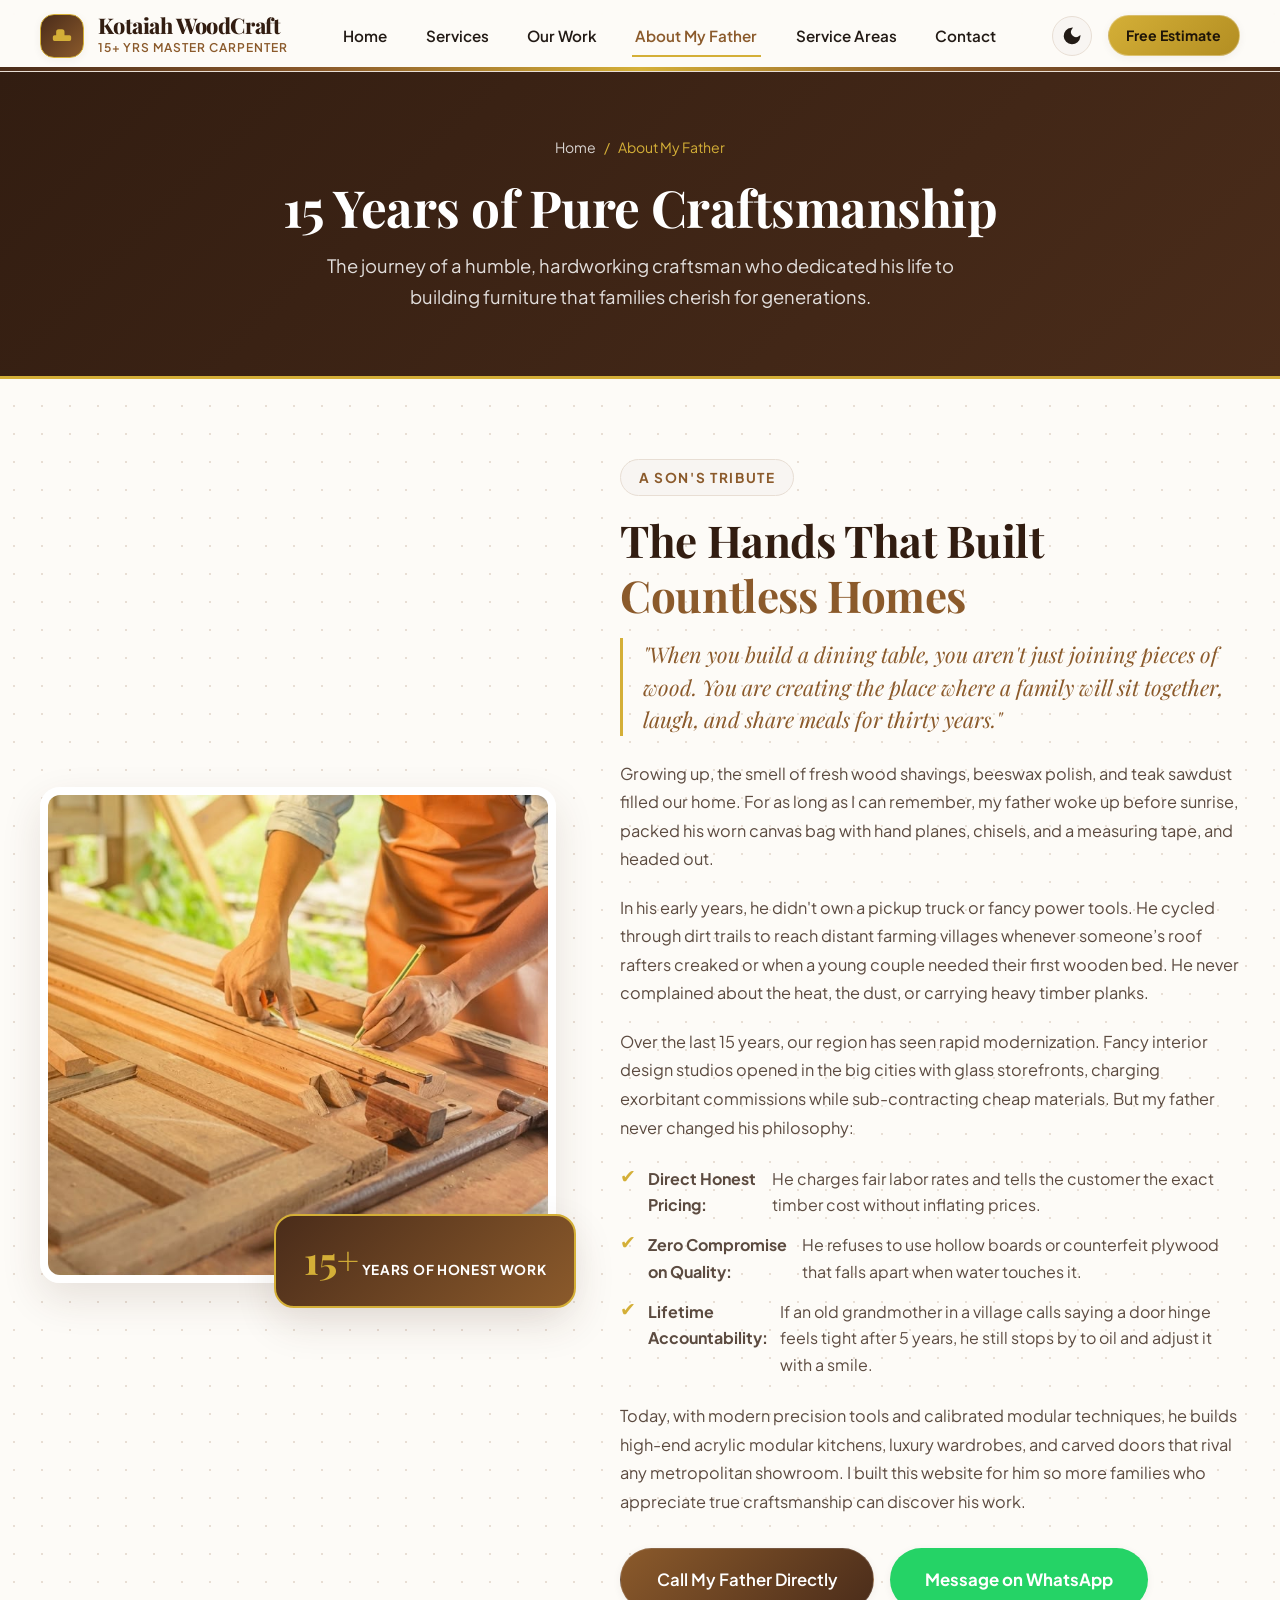
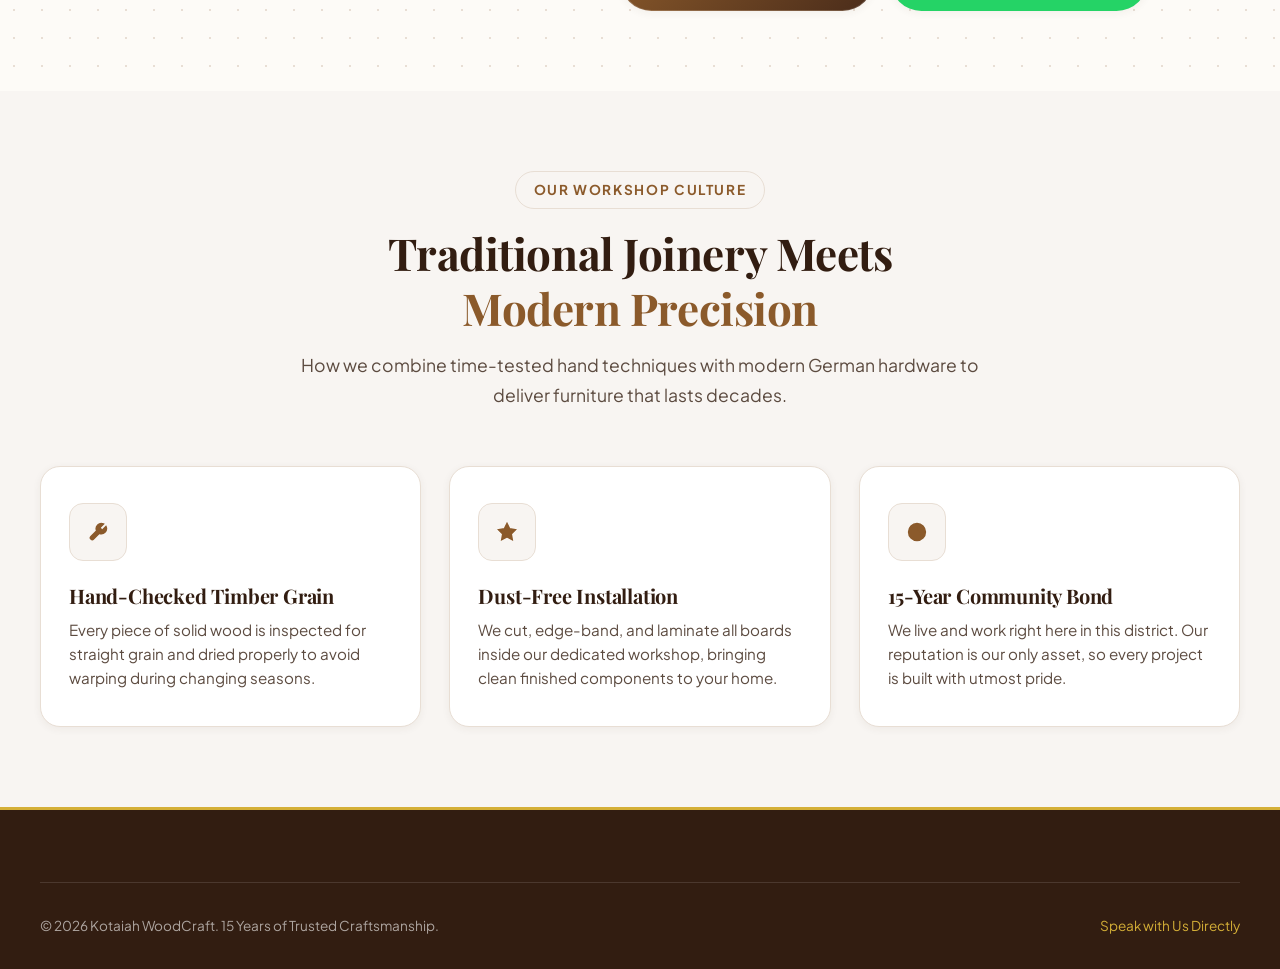
<file: about.html>
<!DOCTYPE html>
<html lang="en" data-theme="light">
<head>
  <meta charset="UTF-8">
  <meta name="viewport" content="width=device-width, initial-scale=1.0">
  <title>About My Father - 15 Years of Dedicated Woodcraft &amp; Trust</title>
  <meta name="description" content="The story of a master carpenter who has spent 15 years building honest, durable furniture for families and businesses across nearby villages.">
  <meta name="keywords" content="master carpenter story, trusted local carpenter, custom furniture craftsman, 15 years carpentry experience, village carpenter">

  <link rel="preconnect" href="https://fonts.googleapis.com">
  <link rel="preconnect" href="https://fonts.gstatic.com" crossorigin>
  <link href="https://fonts.googleapis.com/css2?family=Playfair+Display:ital,wght@0,600;0,700;0,800;1,600&family=Plus+Jakarta+Sans:wght@400;500;600;700&display=swap" rel="stylesheet">
  <link rel="stylesheet" href="css/style.css">
</head>
<body>

  <!-- Header -->
  <header class="site-header wood-grain-accent">
    <div class="container nav-container">
      <a href="index.html" class="brand" aria-label="Master Carpenter Home">
        <div class="brand-icon-box">
          <svg class="icon" viewBox="0 0 24 24" fill="none" stroke="currentColor" stroke-width="2">
            <path d="M3 17h18a1 1 0 0 0 1-1v-3a1 1 0 0 0-1-1H3a1 1 0 0 0-1 1v3a1 1 0 0 0 1 1z"/>
            <path d="M6 12V7a2 2 0 0 1 2-2h4a2 2 0 0 1 2 2v5"/>
          </svg>
        </div>
        <div class="brand-text">
          <span class="brand-name">Kotaiah WoodCraft</span>
          <span class="brand-tagline">15+ Yrs Master Carpenter</span>
        </div>
      </a>

      <nav class="nav-menu" id="navMenu">
        <a href="index.html" class="nav-link">Home</a>
        <a href="services.html" class="nav-link">Services</a>
        <a href="gallery.html" class="nav-link">Our Work</a>
        <a href="about.html" class="nav-link active">About My Father</a>
        <a href="index.html#villages" class="nav-link">Service Areas</a>
        <a href="contact.html" class="nav-link">Contact</a>
      </nav>

      <div class="nav-actions">
        <button id="themeToggleBtn" class="theme-toggle-btn" aria-label="Toggle dark/light mode">
          <svg class="icon moon-icon" viewBox="0 0 24 24" fill="none" stroke="currentColor" stroke-width="2"><path d="M21 12.79A9 9 0 1 1 11.21 3 7 7 0 0 0 21 12.79z"></path></svg>
          <svg class="icon sun-icon" viewBox="0 0 24 24" fill="none" stroke="currentColor" stroke-width="2"><circle cx="12" cy="12" r="5"></circle><line x1="12" y1="1" x2="12" y2="3"></line><line x1="12" y1="21" x2="12" y2="23"></line><line x1="4.22" y1="4.22" x2="5.64" y2="5.64"></line><line x1="18.36" y1="18.36" x2="19.78" y2="19.78"></line><line x1="1" y1="12" x2="3" y2="12"></line><line x1="21" y1="12" x2="23" y2="12"></line><line x1="4.22" y1="19.78" x2="5.64" y2="18.36"></line><line x1="18.36" y1="5.64" x2="19.78" y2="4.22"></line></svg>
        </button>
        <button class="btn btn-gold btn-sm btn-quote-header" data-open-modal="quoteModal">Free Estimate</button>
        <button id="hamburgerBtn" class="hamburger-btn" aria-label="Toggle mobile menu">
          <span></span><span></span><span></span>
        </button>
      </div>
    </div>
  </header>

  <main>
    <!-- Page Hero -->
    <section class="page-hero">
      <div class="container">
        <div class="breadcrumbs">
          <a href="index.html">Home</a> <span>/</span> <span>About My Father</span>
        </div>
        <h1 class="page-hero-title">15 Years of Pure Craftsmanship</h1>
        <p class="page-hero-subtitle">
          The journey of a humble, hardworking craftsman who dedicated his life to building furniture that families cherish for generations.
        </p>
      </div>
    </section>

    <!-- Deep Emotional Story Section -->
    <section class="section">
      <div class="container">
        <div class="about-father-layout">
          <div class="about-father-visual">
            <div class="father-img-frame">
              <img src="assets/images/carpenter.jpeg" alt="Master Carpenter in his workshop" class="father-img">
            </div>
            <div class="father-experience-badge">
              <span class="father-badge-num">15+</span>
              <span class="father-badge-text">Years of Honest Work</span>
            </div>
          </div>

          <div class="about-father-content">
            <span class="section-tag">A Son's Tribute</span>
            <h2 class="section-title">The Hands That Built <span>Countless Homes</span></h2>

            <p class="story-quote">
              "When you build a dining table, you aren't just joining pieces of wood. You are creating the place where a family will sit together, laugh, and share meals for thirty years."
            </p>

            <p>
              Growing up, the smell of fresh wood shavings, beeswax polish, and teak sawdust filled our home. For as long as I can remember, my father woke up before sunrise, packed his worn canvas bag with hand planes, chisels, and a measuring tape, and headed out.
            </p>

            <p>
              In his early years, he didn't own a pickup truck or fancy power tools. He cycled through dirt trails to reach distant farming villages whenever someone’s roof rafters creaked or when a young couple needed their first wooden bed. He never complained about the heat, the dust, or carrying heavy timber planks.
            </p>

            <p>
              Over the last 15 years, our region has seen rapid modernization. Fancy interior design studios opened in the big cities with glass storefronts, charging exorbitant commissions while sub-contracting cheap materials. But my father never changed his philosophy:
            </p>

            <ul style="margin: 1.5rem 0; display: flex; flex-direction: column; gap: 0.85rem; color: var(--text-muted); font-size: 1rem;">
              <li style="display: flex; gap: 0.75rem; align-items: flex-start;">
                <span style="color: var(--gold); font-size: 1.2rem; line-height: 1;">✔</span>
                <strong>Direct Honest Pricing:</strong> He charges fair labor rates and tells the customer the exact timber cost without inflating prices.
              </li>
              <li style="display: flex; gap: 0.75rem; align-items: flex-start;">
                <span style="color: var(--gold); font-size: 1.2rem; line-height: 1;">✔</span>
                <strong>Zero Compromise on Quality:</strong> He refuses to use hollow boards or counterfeit plywood that falls apart when water touches it.
              </li>
              <li style="display: flex; gap: 0.75rem; align-items: flex-start;">
                <span style="color: var(--gold); font-size: 1.2rem; line-height: 1;">✔</span>
                <strong>Lifetime Accountability:</strong> If an old grandmother in a village calls saying a door hinge feels tight after 5 years, he still stops by to oil and adjust it with a smile.
              </li>
            </ul>

            <p>
              Today, with modern precision tools and calibrated modular techniques, he builds high-end acrylic modular kitchens, luxury wardrobes, and carved doors that rival any metropolitan showroom. I built this website for him so more families who appreciate true craftsmanship can discover his work.
            </p>

            <div style="margin-top: 2rem; display: flex; gap: 1rem; flex-wrap: wrap;">
              <a href="tel:+919704313746" class="btn btn-primary btn-lg">Call My Father Directly</a>
              <a href="https://wa.me/916301417911" target="_blank" rel="noopener noreferrer" class="btn btn-whatsapp btn-lg">Message on WhatsApp</a>
            </div>
          </div>
        </div>
      </div>
    </section>

    <!-- Workshop & Philosophy Section -->
    <section class="section" style="background-color: var(--bg-cream);">
      <div class="container">
        <div class="section-header">
          <span class="section-tag">Our Workshop Culture</span>
          <h2 class="section-title">Traditional Joinery Meets <span>Modern Precision</span></h2>
          <p class="section-subtitle">
            How we combine time-tested hand techniques with modern German hardware to deliver furniture that lasts decades.
          </p>
        </div>

        <div class="trust-grid">
          <div class="trust-card">
            <div class="trust-icon-box">
              <svg class="icon" viewBox="0 0 24 24" fill="none" stroke="currentColor" stroke-width="2"><path d="M14.7 6.3a1 1 0 0 0 0 1.4l1.6 1.6a1 1 0 0 0 1.4 0l3.77-3.77a6 6 0 0 1-7.94 7.94l-6.91 6.91a2.12 2.12 0 0 1-3-3l6.91-6.91a6 6 0 0 1 7.94-7.94l-3.76 3.76z"/></svg>
            </div>
            <h3 class="trust-title">Hand-Checked Timber Grain</h3>
            <p class="trust-desc">Every piece of solid wood is inspected for straight grain and dried properly to avoid warping during changing seasons.</p>
          </div>

          <div class="trust-card">
            <div class="trust-icon-box">
              <svg class="icon" viewBox="0 0 24 24" fill="none" stroke="currentColor" stroke-width="2"><path d="M12 2l3.09 6.26L22 9.27l-5 4.87 1.18 6.88L12 17.77l-6.18 3.25L7 14.14 2 9.27l6.91-1.01L12 2z"/></svg>
            </div>
            <h3 class="trust-title">Dust-Free Installation</h3>
            <p class="trust-desc">We cut, edge-band, and laminate all boards inside our dedicated workshop, bringing clean finished components to your home.</p>
          </div>

          <div class="trust-card">
            <div class="trust-icon-box">
              <svg class="icon" viewBox="0 0 24 24" fill="none" stroke="currentColor" stroke-width="2"><circle cx="12" cy="12" r="10"/><path d="M12 6v6l4 2"/></svg>
            </div>
            <h3 class="trust-title">15-Year Community Bond</h3>
            <p class="trust-desc">We live and work right here in this district. Our reputation is our only asset, so every project is built with utmost pride.</p>
          </div>
        </div>
      </div>
    </section>
  </main>

  <!-- Footer -->
  <footer class="site-footer">
    <div class="container">
      <div class="footer-bottom">
        <div>&copy; 2026 Kotaiah WoodCraft. 15 Years of Trusted Craftsmanship.</div>
        <div><a href="contact.html" style="color: var(--gold);">Speak with Us Directly</a></div>
      </div>
    </div>
  </footer>

  <!-- Modal -->
  <dialog id="quoteModal" class="custom-modal">
    <div class="modal-header">
      <h3 class="modal-title">Request Free Site Measurement</h3>
      <button type="button" class="modal-close-btn" aria-label="Close dialog">
        <svg class="icon" viewBox="0 0 24 24" fill="none" stroke="currentColor" stroke-width="2"><line x1="18" y1="6" x2="6" y2="18"/><line x1="6" y1="6" x2="18" y2="18"/></svg>
      </button>
    </div>
    <div class="modal-body">
      <form id="quoteModalForm" novalidate>
        <div class="form-group">
          <label class="form-label">Your Name *</label>
          <input type="text" name="name" class="form-input" placeholder="e.g. Ramesh" required>
        </div>
        <div style="display: grid; grid-template-columns: 1fr 1fr; gap: 1rem;">
          <div class="form-group">
            <label class="form-label">Phone *</label>
            <input type="tel" name="phone" class="form-input" placeholder="e.g. 98765 43210" required>
          </div>
          <div class="form-group">
            <label class="form-label">Village *</label>
            <input type="text" name="village" class="form-input" placeholder="e.g. Ramapuram" required>
          </div>
        </div>
        <button type="submit" class="btn btn-whatsapp" style="width: 100%; margin-top: 1rem;">Send on WhatsApp</button>
      </form>
    </div>
  </dialog>

  <script src="js/script.js"></script>
</body>
</html>
</file>
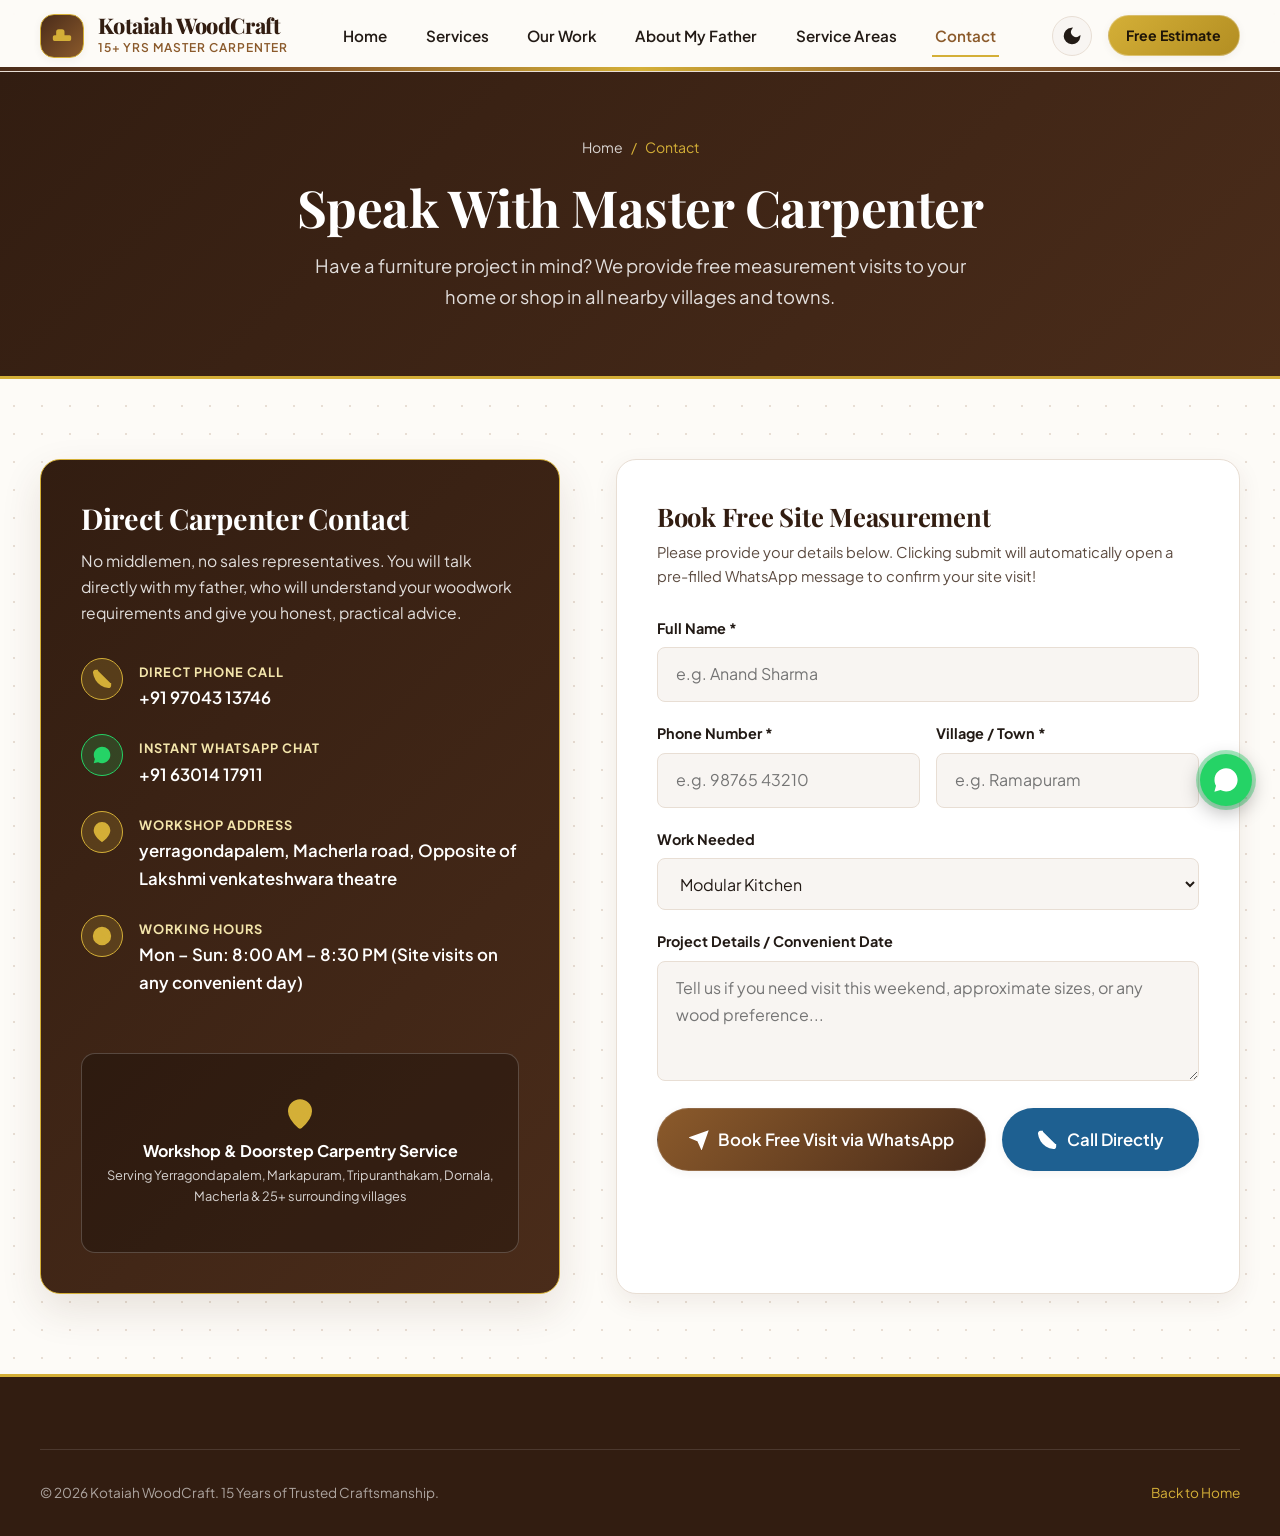
<file: contact.html>
<!DOCTYPE html>
<html lang="en" data-theme="light">
<head>
  <meta charset="UTF-8">
  <meta name="viewport" content="width=device-width, initial-scale=1.0">
  <title>Contact Us &amp; Book Free Site Visit - Kotaiah WoodCraft</title>
  <meta name="description" content="Contact master carpenter directly for furniture quotes, modular kitchens, wardrobes, and repairs. Free site visit in nearby villages and towns.">
  <meta name="keywords" content="contact carpenter, carpenter phone number, book carpenter visit, village carpenter visit, modular kitchen estimate">

  <link rel="preconnect" href="https://fonts.googleapis.com">
  <link rel="preconnect" href="https://fonts.gstatic.com" crossorigin>
  <link href="https://fonts.googleapis.com/css2?family=Playfair+Display:ital,wght@0,600;0,700;0,800;1,600&family=Plus+Jakarta+Sans:wght@400;500;600;700&display=swap" rel="stylesheet">
  <link rel="stylesheet" href="css/style.css">
</head>
<body>

  <!-- Header -->
  <header class="site-header wood-grain-accent">
    <div class="container nav-container">
      <a href="index.html" class="brand" aria-label="Master Carpenter Home">
        <div class="brand-icon-box">
          <svg class="icon" viewBox="0 0 24 24" fill="none" stroke="currentColor" stroke-width="2">
            <path d="M3 17h18a1 1 0 0 0 1-1v-3a1 1 0 0 0-1-1H3a1 1 0 0 0-1 1v3a1 1 0 0 0 1 1z"/>
            <path d="M6 12V7a2 2 0 0 1 2-2h4a2 2 0 0 1 2 2v5"/>
          </svg>
        </div>
        <div class="brand-text">
          <span class="brand-name">Kotaiah WoodCraft</span>
          <span class="brand-tagline">15+ Yrs Master Carpenter</span>
        </div>
      </a>

      <nav class="nav-menu" id="navMenu">
        <a href="index.html" class="nav-link">Home</a>
        <a href="services.html" class="nav-link">Services</a>
        <a href="gallery.html" class="nav-link">Our Work</a>
        <a href="about.html" class="nav-link">About My Father</a>
        <a href="index.html#villages" class="nav-link">Service Areas</a>
        <a href="contact.html" class="nav-link active">Contact</a>
      </nav>

      <div class="nav-actions">
        <button id="themeToggleBtn" class="theme-toggle-btn" aria-label="Toggle dark/light mode">
          <svg class="icon moon-icon" viewBox="0 0 24 24" fill="none" stroke="currentColor" stroke-width="2"><path d="M21 12.79A9 9 0 1 1 11.21 3 7 7 0 0 0 21 12.79z"></path></svg>
          <svg class="icon sun-icon" viewBox="0 0 24 24" fill="none" stroke="currentColor" stroke-width="2"><circle cx="12" cy="12" r="5"></circle><line x1="12" y1="1" x2="12" y2="3"></line><line x1="12" y1="21" x2="12" y2="23"></line><line x1="4.22" y1="4.22" x2="5.64" y2="5.64"></line><line x1="18.36" y1="18.36" x2="19.78" y2="19.78"></line><line x1="1" y1="12" x2="3" y2="12"></line><line x1="21" y1="12" x2="23" y2="12"></line><line x1="4.22" y1="19.78" x2="5.64" y2="18.36"></line><line x1="18.36" y1="5.64" x2="19.78" y2="4.22"></line></svg>
        </button>
        <button class="btn btn-gold btn-sm btn-quote-header" data-open-modal="quoteModal">Free Estimate</button>
        <button id="hamburgerBtn" class="hamburger-btn" aria-label="Toggle mobile menu">
          <span></span><span></span><span></span>
        </button>
      </div>
    </div>
  </header>

  <main>
    <!-- Page Hero -->
    <section class="page-hero">
      <div class="container">
        <div class="breadcrumbs">
          <a href="index.html">Home</a> <span>/</span> <span>Contact</span>
        </div>
        <h1 class="page-hero-title">Speak With Master Carpenter</h1>
        <p class="page-hero-subtitle">
          Have a furniture project in mind? We provide free measurement visits to your home or shop in all nearby villages and towns.
        </p>
      </div>
    </section>

    <!-- Main Contact Section -->
    <section class="section">
      <div class="container">
        <div class="contact-grid">
          <!-- Left: Contact Information -->
          <div class="contact-info-card">
            <div>
              <h2 class="contact-info-title">Direct Carpenter Contact</h2>
              <p class="contact-info-desc">
                No middlemen, no sales representatives. You will talk directly with my father, who will understand your woodwork requirements and give you honest, practical advice.
              </p>

              <div class="contact-details-list">
                <!-- Phone -->
                <div class="contact-detail-item">
                  <div class="contact-detail-icon">
                    <svg class="icon" viewBox="0 0 24 24" fill="none" stroke="currentColor" stroke-width="2"><path d="M22 16.92v3a2 2 0 0 1-2.18 2 19.79 19.79 0 0 1-8.63-3.07 19.5 19.5 0 0 1-6-6 19.79 19.79 0 0 1-3.07-8.67A2 2 0 0 1 4.11 2h3"/></svg>
                  </div>
                  <div>
                    <span class="contact-detail-label">Direct Phone Call</span>
                    <div class="contact-detail-val">
                      <a href="tel:+919704313746">+91 97043 13746</a>
                    </div>
                  </div>
                </div>

                <!-- WhatsApp -->
                <div class="contact-detail-item">
                  <div class="contact-detail-icon" style="background: rgba(37, 211, 102, 0.2); border-color: #25D366; color: #25D366;">
                    <svg class="icon" viewBox="0 0 24 24" fill="currentColor">
                      <path d="M12.04 2c-5.46 0-9.91 4.45-9.91 9.91 0 1.75.46 3.45 1.32 4.95L2.05 22l5.25-1.38c1.45.79 3.08 1.21 4.74 1.21 5.46 0 9.91-4.45 9.91-9.91 0-2.65-1.03-5.14-2.9-7.01A9.82 9.82 0 0 0 12.04 2z"/>
                    </svg>
                  </div>
                  <div>
                    <span class="contact-detail-label">Instant WhatsApp Chat</span>
                    <div class="contact-detail-val">
                      <a href="https://wa.me/916301417911" target="_blank" rel="noopener noreferrer">+91 63014 17911</a>
                    </div>
                  </div>
                </div>

                <!-- Workshop -->
                <div class="contact-detail-item">
                  <div class="contact-detail-icon">
                    <svg class="icon" viewBox="0 0 24 24" fill="none" stroke="currentColor" stroke-width="2"><path d="M21 10c0 7-9 13-9 13s-9-6-9-13a9 9 0 0 1 18 0z"/><circle cx="12" cy="10" r="3"/></svg>
                  </div>
                  <div>
                    <span class="contact-detail-label">Workshop Address</span>
                    <div class="contact-detail-val">
                      yerragondapalem, Macherla road, Opposite of Lakshmi venkateshwara theatre
                    </div>
                  </div>
                </div>

                <!-- Hours -->
                <div class="contact-detail-item">
                  <div class="contact-detail-icon">
                    <svg class="icon" viewBox="0 0 24 24" fill="none" stroke="currentColor" stroke-width="2"><circle cx="12" cy="12" r="10"/><polyline points="12 6 12 12 16 14"/></svg>
                  </div>
                  <div>
                    <span class="contact-detail-label">Working Hours</span>
                    <div class="contact-detail-val">
                      Mon – Sun: 8:00 AM – 8:30 PM (Site visits on any convenient day)
                    </div>
                  </div>
                </div>
              </div>
            </div>

            <!-- Map View -->
            <div class="map-container">
              <div>
                <svg class="icon" style="width: 32px; height: 32px; color: var(--gold); margin: 0 auto 0.5rem auto;" viewBox="0 0 24 24" fill="none" stroke="currentColor" stroke-width="2">
                  <path d="M12 2a8 8 0 0 0-8 8c0 5.4 7.05 11.5 7.35 11.76a1 1 0 0 0 1.3 0C12.95 21.5 20 15.4 20 10a8 8 0 0 0-8-8z"/>
                  <circle cx="12" cy="10" r="3"/>
                </svg>
                <div style="font-weight: 700;">Workshop &amp; Doorstep Carpentry Service</div>
                <div style="font-size: 0.8rem; opacity: 0.8;">Serving Yerragondapalem, Markapuram, Tripuranthakam, Dornala, Macherla &amp; 25+ surrounding villages</div>
              </div>
            </div>
          </div>

          <!-- Right: Interactive Booking Form -->
          <div class="contact-form-card">
            <h2 style="font-size: 1.6rem; margin-bottom: 0.5rem; color: var(--walnut-deep);">Book Free Site Measurement</h2>
            <p style="font-size: 0.92rem; color: var(--text-muted); margin-bottom: 1.75rem;">
              Please provide your details below. Clicking submit will automatically open a pre-filled WhatsApp message to confirm your site visit!
            </p>

            <form id="mainContactForm" novalidate>
              <div class="form-group">
                <label for="contactName" class="form-label">Full Name *</label>
                <input type="text" id="contactName" name="name" class="form-input" placeholder="e.g. Anand Sharma" required>
                <span class="form-error-msg">Please enter your name</span>
              </div>

              <div style="display: grid; grid-template-columns: 1fr 1fr; gap: 1rem;">
                <div class="form-group">
                  <label for="contactPhone" class="form-label">Phone Number *</label>
                  <input type="tel" id="contactPhone" name="phone" class="form-input" placeholder="e.g. 98765 43210" required>
                  <span class="form-error-msg">Please enter a valid phone number</span>
                </div>

                <div class="form-group">
                  <label for="contactVillage" class="form-label">Village / Town *</label>
                  <input type="text" id="contactVillage" name="village" class="form-input" placeholder="e.g. Ramapuram" required>
                  <span class="form-error-msg">Please enter your village or town</span>
                </div>
              </div>

              <div class="form-group">
                <label for="contactWork" class="form-label">Work Needed</label>
                <select id="contactWork" name="workType" class="form-select">
                  <option value="Modular Kitchen">Modular Kitchen</option>
                  <option value="Wardrobes & Cupboards">Wardrobes &amp; Cupboards</option>
                  <option value="TV Entertainment Unit">TV Entertainment Unit</option>
                  <option value="Wooden Doors & Frames">Wooden Doors &amp; Frames</option>
                  <option value="King/Queen Bed">King / Queen Bed</option>
                  <option value="Full House Woodwork (2BHK/3BHK)">Full House Woodwork (2BHK/3BHK)</option>
                  <option value="Shop / Commercial Setup">Shop / Commercial Setup</option>
                  <option value="Repair & Polish">Wooden Repair &amp; Polish</option>
                  <option value="Other Custom Work">Other Custom Work</option>
                </select>
              </div>

              <div class="form-group">
                <label for="contactMessage" class="form-label">Project Details / Convenient Date</label>
                <textarea id="contactMessage" name="message" class="form-textarea" placeholder="Tell us if you need visit this weekend, approximate sizes, or any wood preference..."></textarea>
              </div>

              <div style="display: flex; gap: 1rem; flex-wrap: wrap;">
                <button
                  type="button"
                  class="btn btn-primary btn-lg"
                  style="flex: 1;"
                  onclick="window.open('https://wa.me/916301417911?text=Hello,%20I%20want%20to%20book%20a%20free%20carpentry%20visit.', '_blank')">
                  <svg class="icon" viewBox="0 0 24 24" fill="none" stroke="currentColor" stroke-width="2">
                    <path d="M22 2L11 13M22 2L15 22L11 13L2 9L22 2Z"/>
                  </svg>
                   Book Free Visit via WhatsApp
                  </button>
                <a href="tel:+919704313746" class="btn btn-call btn-lg">
                  <svg class="icon" viewBox="0 0 24 24" fill="none" stroke="currentColor" stroke-width="2"><path d="M22 16.92v3a2 2 0 0 1-2.18 2 19.79 19.79 0 0 1-8.63-3.07 19.5 19.5 0 0 1-6-6 19.79 19.79 0 0 1-3.07-8.67A2 2 0 0 1 4.11 2h3"/></svg>
                  Call Directly
                </a>
              </div>
            </form>
          </div>
        </div>
      </div>
    </section>
  </main>

  <!-- Footer -->
  <footer class="site-footer">
    <div class="container">
      <div class="footer-bottom">
        <div>&copy; 2026 Kotaiah WoodCraft. 15 Years of Trusted Craftsmanship.</div>
        <div><a href="index.html" style="color: var(--gold);">Back to Home</a></div>
      </div>
    </div>
  </footer>

  <!-- Floating Actions -->
  <div class="floating-actions">
    <a href="https://wa.me/916301417911" target="_blank" rel="noopener noreferrer" class="floating-btn floating-whatsapp" aria-label="Chat on WhatsApp">
      <svg class="icon" style="width: 28px; height: 28px;" viewBox="0 0 24 24" fill="currentColor"><path d="M12.04 2c-5.46 0-9.91 4.45-9.91 9.91 0 1.75.46 3.45 1.32 4.95L2.05 22l5.25-1.38c1.45.79 3.08 1.21 4.74 1.21 5.46 0 9.91-4.45 9.91-9.91 0-2.65-1.03-5.14-2.9-7.01A9.82 9.82 0 0 0 12.04 2z"/></svg>
    </a>
    <a href="tel:+919704313746" class="floating-btn floating-call" aria-label="Call Master Carpenter">
      <svg class="icon" viewBox="0 0 24 24" fill="none" stroke="currentColor" stroke-width="2"><path d="M22 16.92v3a2 2 0 0 1-2.18 2 19.79 19.79 0 0 1-8.63-3.07 19.5 19.5 0 0 1-6-6 19.79 19.79 0 0 1-3.07-8.67A2 2 0 0 1 4.11 2h3"/></svg>
    </a>
    <button id="backToTopBtn" class="floating-btn floating-top" aria-label="Back to top">
      <svg class="icon" viewBox="0 0 24 24" fill="none" stroke="currentColor" stroke-width="2"><polyline points="18 15 12 9 6 15"/></svg>
    </button>
  </div>

  <!-- Modal -->
  <dialog id="quoteModal" class="custom-modal">
    <div class="modal-header">
      <h3 class="modal-title">Request Free Site Measurement</h3>
      <button type="button" class="modal-close-btn" aria-label="Close dialog">
        <svg class="icon" viewBox="0 0 24 24" fill="none" stroke="currentColor" stroke-width="2"><line x1="18" y1="6" x2="6" y2="18"/><line x1="6" y1="6" x2="18" y2="18"/></svg>
      </button>
    </div>
    <div class="modal-body">
      <form id="quoteModalForm" novalidate>
        <div class="form-group">
          <label class="form-label">Your Name *</label>
          <input type="text" name="name" class="form-input" placeholder="e.g. Ramesh" required>
        </div>
        <div style="display: grid; grid-template-columns: 1fr 1fr; gap: 1rem;">
          <div class="form-group">
            <label class="form-label">Phone *</label>
            <input type="tel" name="phone" class="form-input" placeholder="e.g. 98765 43210" required>
          </div>
          <div class="form-group">
            <label class="form-label">Village *</label>
            <input type="text" name="village" class="form-input" placeholder="e.g. Ramapuram" required>
          </div>
        </div>
        <button type="submit" class="btn btn-whatsapp" style="width: 100%; margin-top: 1rem;">Send on WhatsApp</button>
      </form>
    </div>
  </dialog>

  <script src="js/script.js"></script>
</body>
</html>
</file>
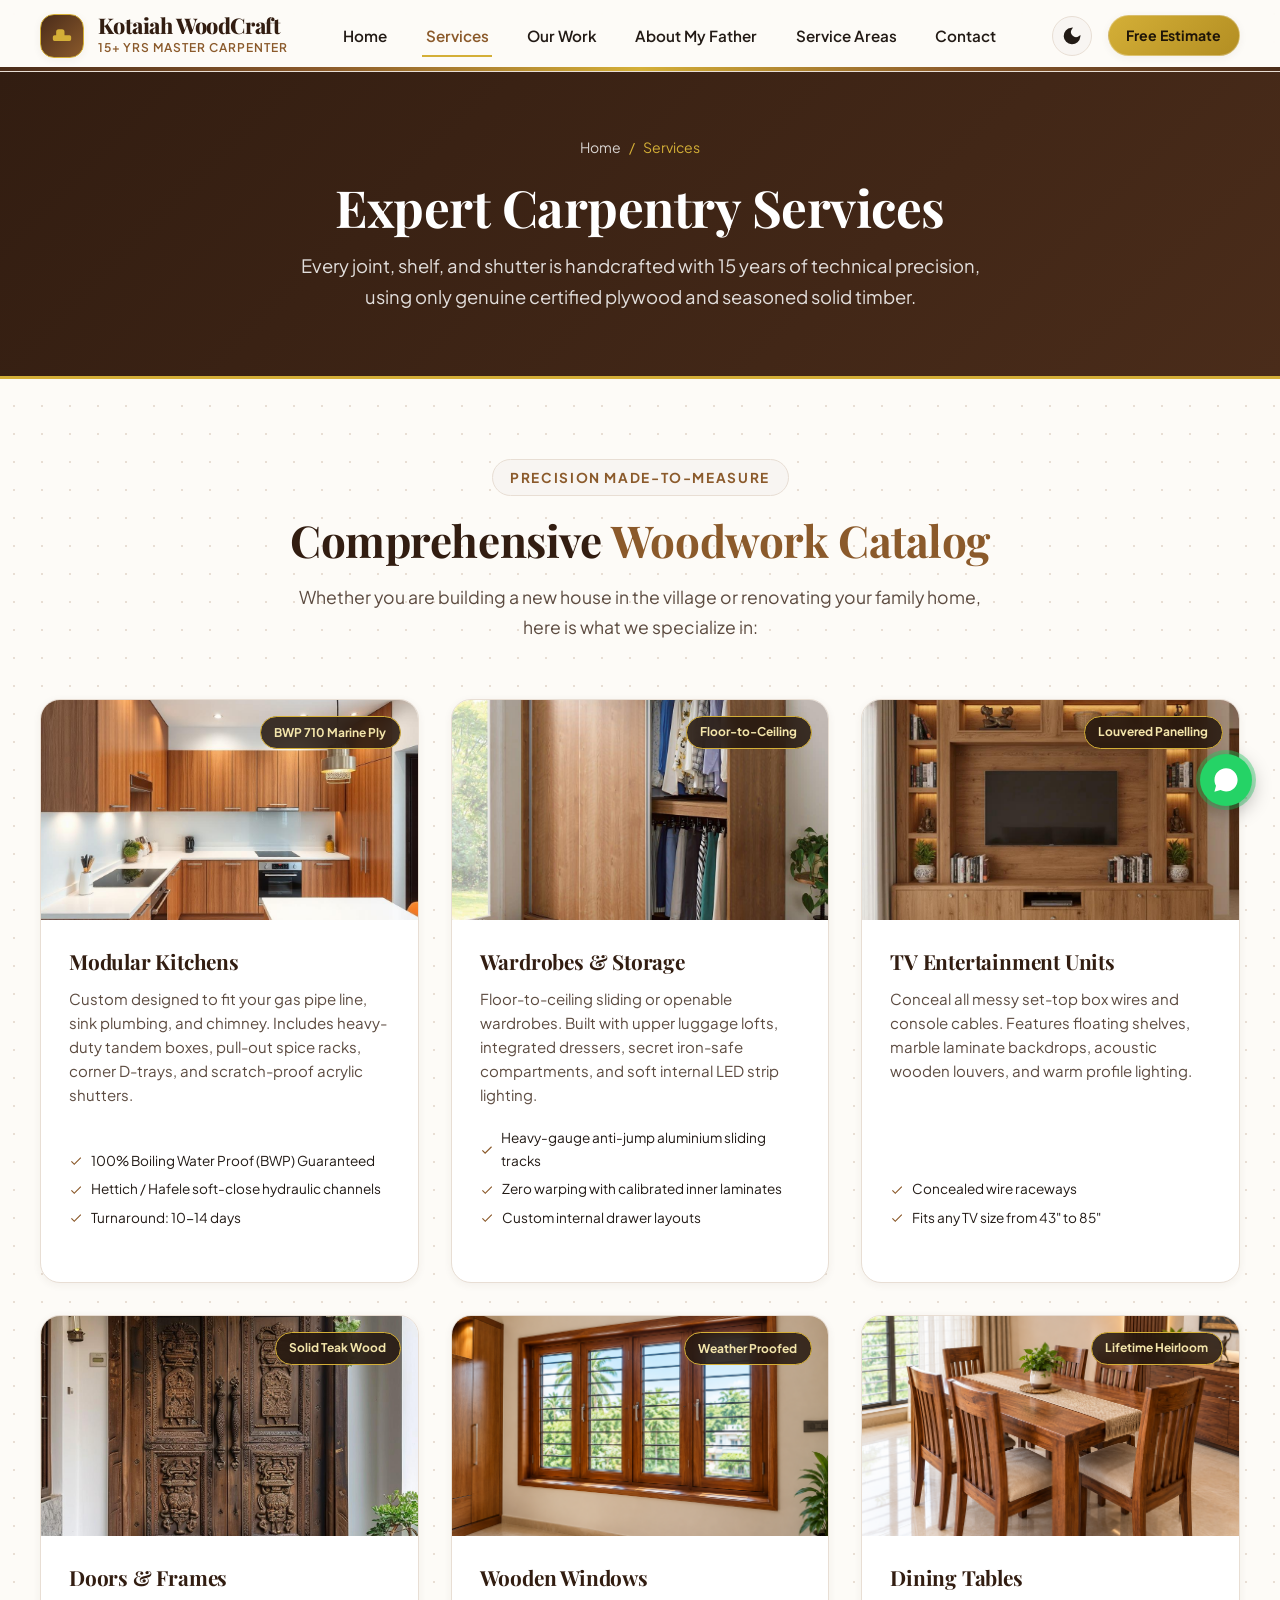
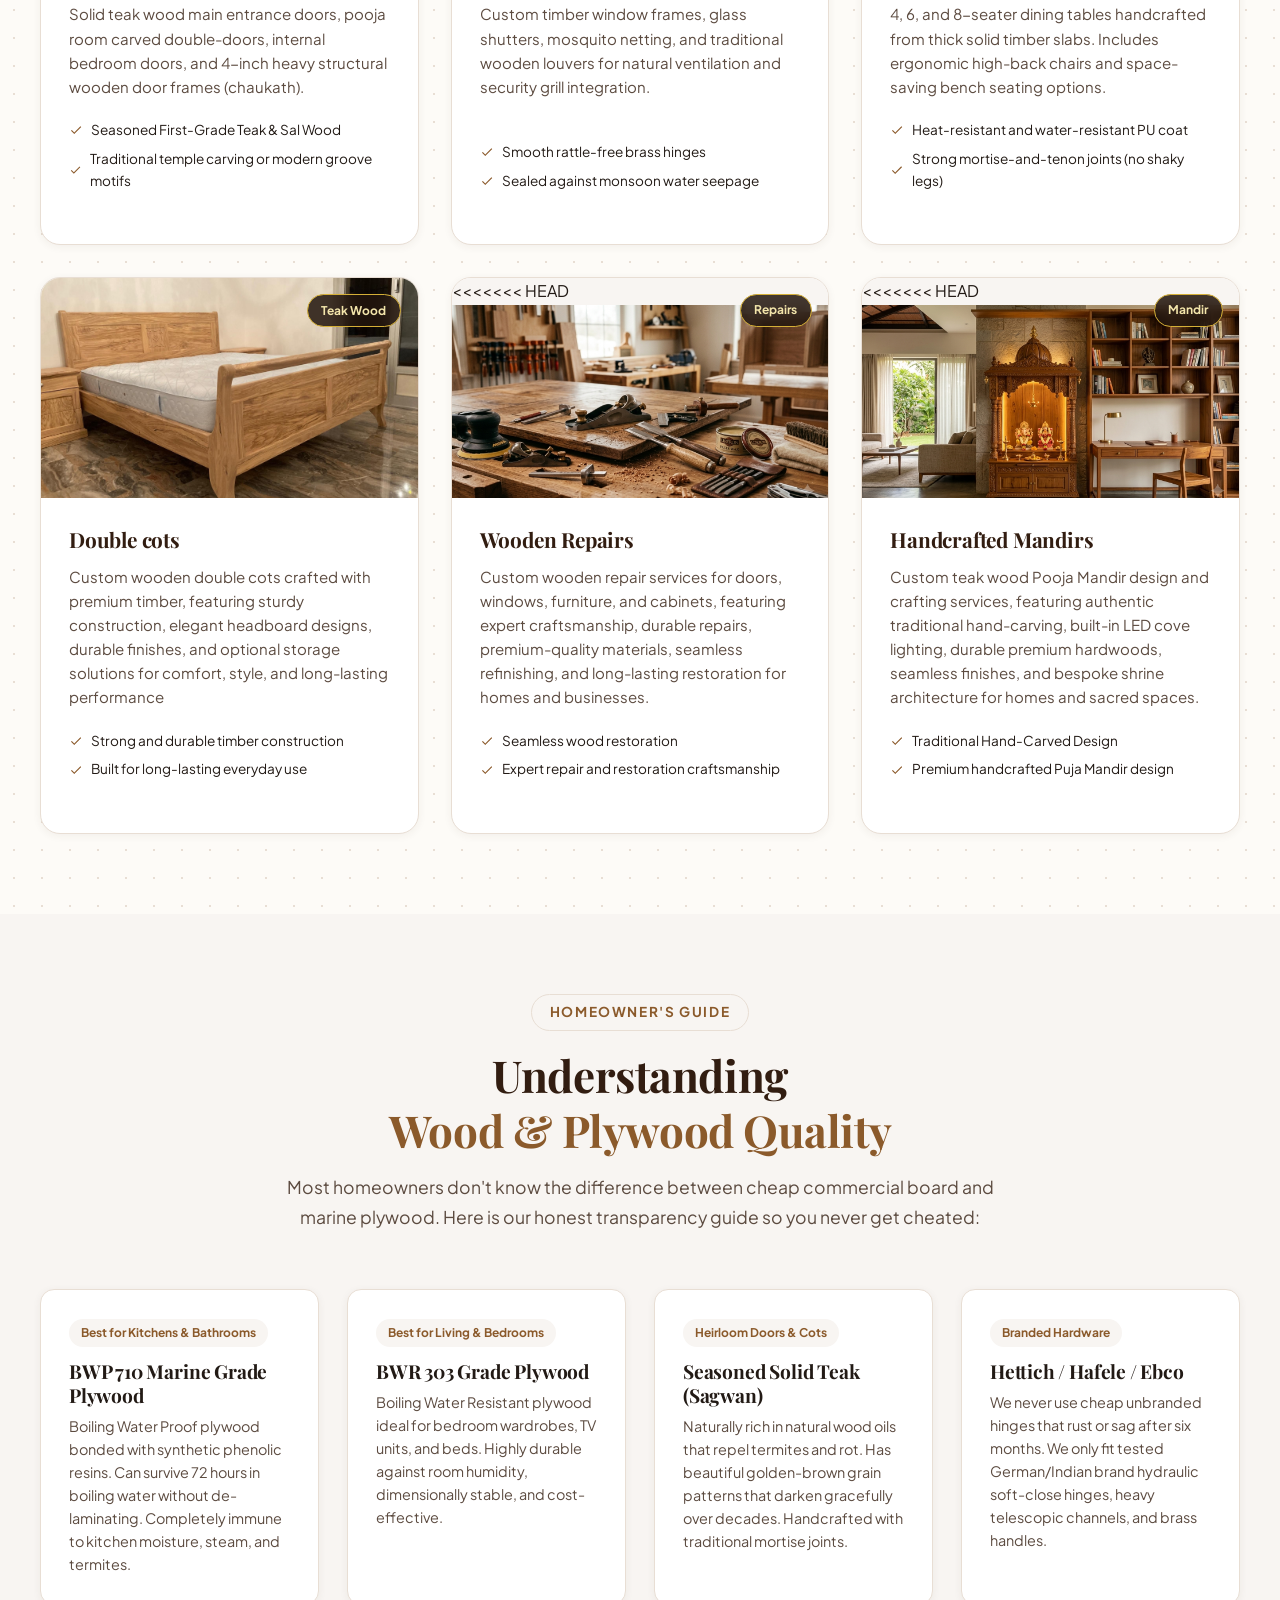
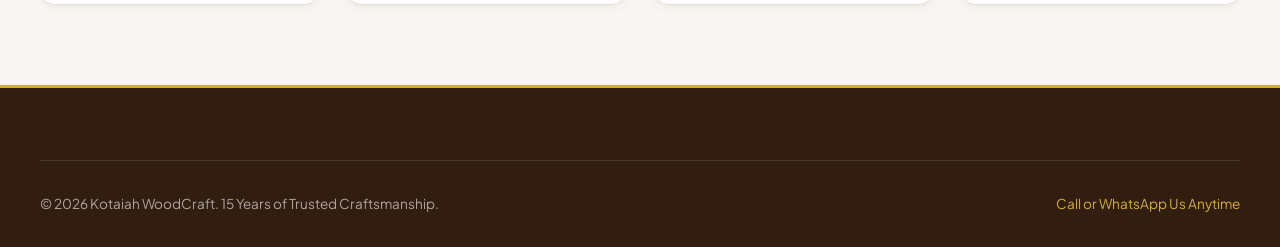
<file: services.html>
<!DOCTYPE html>
<html lang="en" data-theme="light">
<head>
  <meta charset="UTF-8">
  <meta name="viewport" content="width=device-width, initial-scale=1.0">
  <title>Our Carpentry Services &amp; Materials Guide - Kotaiah WoodCraft</title>
  <meta name="description" content="Explore custom modular kitchens, teak wood wardrobes, solid wooden doors, beds, and commercial carpentry services. Handcrafted with 15+ years experience.">
  <meta name="keywords" content="modular kitchen carpenter, wardrobe carpenter, solid wood door, teak wood dining table, furniture repair, commercial shop interiors, carpenter in nearby villages">

  <link rel="preconnect" href="https://fonts.googleapis.com">
  <link rel="preconnect" href="https://fonts.gstatic.com" crossorigin>
  <link href="https://fonts.googleapis.com/css2?family=Playfair+Display:ital,wght@0,600;0,700;0,800;1,600&family=Plus+Jakarta+Sans:wght@400;500;600;700&display=swap" rel="stylesheet">
  <link rel="stylesheet" href="css/style.css">
</head>
<body>

  <!-- Header -->
  <header class="site-header wood-grain-accent">
    <div class="container nav-container">
      <a href="index.html" class="brand" aria-label="Master Carpenter Home">
        <div class="brand-icon-box">
          <svg class="icon" viewBox="0 0 24 24" fill="none" stroke="currentColor" stroke-width="2">
            <path d="M3 17h18a1 1 0 0 0 1-1v-3a1 1 0 0 0-1-1H3a1 1 0 0 0-1 1v3a1 1 0 0 0 1 1z"/>
            <path d="M6 12V7a2 2 0 0 1 2-2h4a2 2 0 0 1 2 2v5"/>
          </svg>
        </div>
        <div class="brand-text">
          <span class="brand-name">Kotaiah WoodCraft</span>
          <span class="brand-tagline">15+ Yrs Master Carpenter</span>
        </div>
      </a>

      <nav class="nav-menu" id="navMenu">
        <a href="index.html" class="nav-link">Home</a>
        <a href="services.html" class="nav-link active">Services</a>
        <a href="gallery.html" class="nav-link">Our Work</a>
        <a href="about.html" class="nav-link">About My Father</a>
        <a href="index.html#villages" class="nav-link">Service Areas</a>
        <a href="contact.html" class="nav-link">Contact</a>
      </nav>

      <div class="nav-actions">
        <button id="themeToggleBtn" class="theme-toggle-btn" aria-label="Toggle dark/light mode">
          <svg class="icon moon-icon" viewBox="0 0 24 24" fill="none" stroke="currentColor" stroke-width="2"><path d="M21 12.79A9 9 0 1 1 11.21 3 7 7 0 0 0 21 12.79z"></path></svg>
          <svg class="icon sun-icon" viewBox="0 0 24 24" fill="none" stroke="currentColor" stroke-width="2"><circle cx="12" cy="12" r="5"></circle><line x1="12" y1="1" x2="12" y2="3"></line><line x1="12" y1="21" x2="12" y2="23"></line><line x1="4.22" y1="4.22" x2="5.64" y2="5.64"></line><line x1="18.36" y1="18.36" x2="19.78" y2="19.78"></line><line x1="1" y1="12" x2="3" y2="12"></line><line x1="21" y1="12" x2="23" y2="12"></line><line x1="4.22" y1="19.78" x2="5.64" y2="18.36"></line><line x1="18.36" y1="5.64" x2="19.78" y2="4.22"></line></svg>
        </button>
        <button class="btn btn-gold btn-sm btn-quote-header" data-open-modal="quoteModal">Free Estimate</button>
        <button id="hamburgerBtn" class="hamburger-btn" aria-label="Toggle mobile menu">
          <span></span><span></span><span></span>
        </button>
      </div>
    </div>
  </header>

  <main>
    <!-- Page Hero -->
    <section class="page-hero">
      <div class="container">
        <div class="breadcrumbs">
          <a href="index.html">Home</a> <span>/</span> <span>Services</span>
        </div>
        <h1 class="page-hero-title">Expert Carpentry Services</h1>
        <p class="page-hero-subtitle">
          Every joint, shelf, and shutter is handcrafted with 15 years of technical precision, using only genuine certified plywood and seasoned solid timber.
        </p>
      </div>
    </section>

    <!-- Services Deep Dive Section -->
    <section class="section">
      <div class="container">
        <div class="section-header">
          <span class="section-tag">Precision Made-To-Measure</span>
          <h2 class="section-title">Comprehensive <span>Woodwork Catalog</span></h2>
          <p class="section-subtitle">
            Whether you are building a new house in the village or renovating your family home, here is what we specialize in:
          </p>
        </div>

        <div class="services-grid">
          <!-- 1. Modular Kitchen -->
          <article class="service-card">
            <div class="service-img-wrapper">
              <img src="assets\images\kitchen.jpeg" alt="Modular Kitchen" class="service-img" loading="lazy">
              <span class="service-badge">BWP 710 Marine Ply</span>
            </div>
            <div class="service-content">
              <div class="service-header-row">
                <h3 class="service-title">Modular Kitchens</h3>
              </div>
              <p class="service-desc">
                Custom designed to fit your gas pipe line, sink plumbing, and chimney. Includes heavy-duty tandem boxes, pull-out spice racks, corner D-trays, and scratch-proof acrylic shutters.
              </p>
              <div class="service-features-list">
                <div class="service-feature-item">
                  <svg viewBox="0 0 24 24" fill="currentColor"><path d="M9 16.17L4.83 12l-1.42 1.41L9 19 21 7l-1.41-1.41z"/></svg>
                  100% Boiling Water Proof (BWP) Guaranteed
                </div>
                <div class="service-feature-item">
                  <svg viewBox="0 0 24 24" fill="currentColor"><path d="M9 16.17L4.83 12l-1.42 1.41L9 19 21 7l-1.41-1.41z"/></svg>
                  Hettich / Hafele soft-close hydraulic channels
                </div>
                <div class="service-feature-item">
                  <svg viewBox="0 0 24 24" fill="currentColor"><path d="M9 16.17L4.83 12l-1.42 1.41L9 19 21 7l-1.41-1.41z"/></svg>
                  Turnaround: 10-14 days
                </div>
              </div>
              
            </div>
          </article>

          <!-- 2. Wardrobes & Cupboards -->
          <article class="service-card">
            <div class="service-img-wrapper">
              <img src="assets\images\wardroob-1.jpeg" alt="Bedroom Wardrobes" class="service-img" loading="lazy">
              <span class="service-badge">Floor-to-Ceiling</span>
            </div>
            <div class="service-content">
              <div class="service-header-row">
                <h3 class="service-title">Wardrobes &amp; Storage</h3>
              </div>
              <p class="service-desc">
                Floor-to-ceiling sliding or openable wardrobes. Built with upper luggage lofts, integrated dressers, secret iron-safe compartments, and soft internal LED strip lighting.
              </p>
              <div class="service-features-list">
                <div class="service-feature-item">
                  <svg viewBox="0 0 24 24" fill="currentColor"><path d="M9 16.17L4.83 12l-1.42 1.41L9 19 21 7l-1.41-1.41z"/></svg>
                  Heavy-gauge anti-jump aluminium sliding tracks
                </div>
                <div class="service-feature-item">
                  <svg viewBox="0 0 24 24" fill="currentColor"><path d="M9 16.17L4.83 12l-1.42 1.41L9 19 21 7l-1.41-1.41z"/></svg>
                  Zero warping with calibrated inner laminates
                </div>
                <div class="service-feature-item">
                  <svg viewBox="0 0 24 24" fill="currentColor"><path d="M9 16.17L4.83 12l-1.42 1.41L9 19 21 7l-1.41-1.41z"/></svg>
                  Custom internal drawer layouts
                </div>
              </div>
              
            </div>
          </article>

          <!-- 3. TV Wall Units -->
          <article class="service-card">
            <div class="service-img-wrapper">
              <img src="assets\images\tv-unit.jpeg" alt="TV Wall Units" class="service-img" loading="lazy">
              <span class="service-badge">Louvered Panelling</span>
            </div>
            <div class="service-content">
              <div class="service-header-row">
                <h3 class="service-title">TV Entertainment Units</h3>
              </div>
              <p class="service-desc">
                Conceal all messy set-top box wires and console cables. Features floating shelves, marble laminate backdrops, acoustic wooden louvers, and warm profile lighting.
              </p>
              <div class="service-features-list">
                <div class="service-feature-item">
                  <svg viewBox="0 0 24 24" fill="currentColor"><path d="M9 16.17L4.83 12l-1.42 1.41L9 19 21 7l-1.41-1.41z"/></svg>
                  Concealed wire raceways
                </div>
                <div class="service-feature-item">
                  <svg viewBox="0 0 24 24" fill="currentColor"><path d="M9 16.17L4.83 12l-1.42 1.41L9 19 21 7l-1.41-1.41z"/></svg>
                  Fits any TV size from 43" to 85"
                </div>
              </div>
              
            </div>
          </article>

          <!-- 4. Solid Wood Doors & Frames -->
          <article class="service-card">
            <div class="service-img-wrapper">
              <img src="assets\images\door-2.jpeg" alt="Teak Wood Door" class="service-img" loading="lazy">
              <span class="service-badge">Solid Teak Wood</span>
            </div>
            <div class="service-content">
              <div class="service-header-row">
                <h3 class="service-title">Doors &amp; Frames</h3>
              </div>
              <p class="service-desc">
                Solid teak wood main entrance doors, pooja room carved double-doors, internal bedroom doors, and 4-inch heavy structural wooden door frames (chaukath).
              </p>
              <div class="service-features-list">
                <div class="service-feature-item">
                  <svg viewBox="0 0 24 24" fill="currentColor"><path d="M9 16.17L4.83 12l-1.42 1.41L9 19 21 7l-1.41-1.41z"/></svg>
                  Seasoned First-Grade Teak &amp; Sal Wood
                </div>
                <div class="service-feature-item">
                  <svg viewBox="0 0 24 24" fill="currentColor"><path d="M9 16.17L4.83 12l-1.42 1.41L9 19 21 7l-1.41-1.41z"/></svg>
                  Traditional temple carving or modern groove motifs
                </div>
              </div>
              
            </div>
          </article>

          <!-- 5. Windows & Ventilators -->
          <article class="service-card">
            <div class="service-img-wrapper">
              <img src="assets\images\window.png" alt="Window Frames" class="service-img" loading="lazy">
              <span class="service-badge">Weather Proofed</span>
            </div>
            <div class="service-content">
              <div class="service-header-row">
                <h3 class="service-title">Wooden Windows</h3>
              </div>
              <p class="service-desc">
                Custom timber window frames, glass shutters, mosquito netting, and traditional wooden louvers for natural ventilation and security grill integration.
              </p>
              <div class="service-features-list">
                <div class="service-feature-item">
                  <svg viewBox="0 0 24 24" fill="currentColor"><path d="M9 16.17L4.83 12l-1.42 1.41L9 19 21 7l-1.41-1.41z"/></svg>
                  Smooth rattle-free brass hinges
                </div>
                <div class="service-feature-item">
                  <svg viewBox="0 0 24 24" fill="currentColor"><path d="M9 16.17L4.83 12l-1.42 1.41L9 19 21 7l-1.41-1.41z"/></svg>
                  Sealed against monsoon water seepage
                </div>
              </div>
            </div>
          </article>

          <!-- 6. Dining Tables -->
          <article class="service-card">
            <div class="service-img-wrapper">
              <img src="assets\images\dining table.png" alt="Solid Wood Dining Table" class="service-img" loading="lazy">
              <span class="service-badge">Lifetime Heirloom</span>
            </div>
            <div class="service-content">
              <div class="service-header-row">
                <h3 class="service-title">Dining Tables</h3>
              </div>
              <p class="service-desc">
                4, 6, and 8-seater dining tables handcrafted from thick solid timber slabs. Includes ergonomic high-back chairs and space-saving bench seating options.
              </p>
              <div class="service-features-list">
                <div class="service-feature-item">
                  <svg viewBox="0 0 24 24" fill="currentColor"><path d="M9 16.17L4.83 12l-1.42 1.41L9 19 21 7l-1.41-1.41z"/></svg>
                  Heat-resistant and water-resistant PU coat
                </div>
                <div class="service-feature-item">
                  <svg viewBox="0 0 24 24" fill="currentColor"><path d="M9 16.17L4.83 12l-1.42 1.41L9 19 21 7l-1.41-1.41z"/></svg>
                  Strong mortise-and-tenon joints (no shaky legs)
                </div>
              </div>
            </div>
          </article>

          <article class="service-card">
            <div class="service-img-wrapper">
              <img src="assets\images\bed.jpeg" alt="Double Cots" class="service-img" loading="lazy">
              <span class="service-badge">Teak Wood</span>
            </div>
            <div class="service-content">
              <div class="service-header-row">
                <h3 class="service-title">Double cots</h3>
              </div>
              <p class="service-desc">
               Custom wooden double cots crafted with premium timber, featuring sturdy construction, elegant headboard designs, durable finishes, and optional storage solutions for comfort, style, and long-lasting performance
              </p>
              <div class="service-features-list">
                <div class="service-feature-item">
                  <svg viewBox="0 0 24 24" fill="currentColor"><path d="M9 16.17L4.83 12l-1.42 1.41L9 19 21 7l-1.41-1.41z"/></svg>
                  Strong and durable timber construction
                </div>
                <div class="service-feature-item">
                  <svg viewBox="0 0 24 24" fill="currentColor"><path d="M9 16.17L4.83 12l-1.42 1.41L9 19 21 7l-1.41-1.41z"/></svg>
                  Built for long-lasting everyday use
                </div>
              </div>
            </div>
          </article>

           <article class="service-card">
            <div class="service-img-wrapper">
<<<<<<< HEAD
              <img src="assets/images/repairs.png" alt="wooden repairs" class="service-img" loading="lazy">
=======
              <img src="assets\images\repairs.png" alt="wooden repairs" class="service-img" loading="lazy">
>>>>>>> 6d32ef6cbd07c7104bb58308052672b86c53a367
              <span class="service-badge">Repairs</span>
            </div>
            <div class="service-content">
              <div class="service-header-row">
                <h3 class="service-title">Wooden Repairs</h3>
              </div>
              <p class="service-desc">
              Custom wooden repair services for doors, windows, furniture, and cabinets, featuring expert craftsmanship, durable repairs, premium-quality materials, seamless refinishing, and long-lasting restoration for homes and businesses.
              </p>
              <div class="service-features-list">
                <div class="service-feature-item">
                  <svg viewBox="0 0 24 24" fill="currentColor"><path d="M9 16.17L4.83 12l-1.42 1.41L9 19 21 7l-1.41-1.41z"/></svg>
                  Seamless wood restoration
                </div>
                <div class="service-feature-item">
                  <svg viewBox="0 0 24 24" fill="currentColor"><path d="M9 16.17L4.83 12l-1.42 1.41L9 19 21 7l-1.41-1.41z"/></svg>
                  Expert repair and restoration craftsmanship
                </div>
              </div>
            </div>
          </article>

          <article class="service-card">
            <div class="service-img-wrapper">
<<<<<<< HEAD
              <img src="assets/images/mandir.png" alt="traditional puja" class="service-img" loading="lazy">
=======
              <img src="assets\images\mandir.png" alt="traditional puja" class="service-img" loading="lazy">
>>>>>>> 6d32ef6cbd07c7104bb58308052672b86c53a367
              <span class="service-badge">Mandir</span>
            </div>
            <div class="service-content">
              <div class="service-header-row">
                <h3 class="service-title">Handcrafted Mandirs</h3>
              </div>
              <p class="service-desc">
             Custom teak wood Pooja Mandir design and crafting services, featuring authentic traditional hand-carving, built-in LED cove lighting, durable premium hardwoods, seamless finishes, and bespoke shrine architecture for homes and sacred spaces.
              </p>
              <div class="service-features-list">
                <div class="service-feature-item">
                  <svg viewBox="0 0 24 24" fill="currentColor"><path d="M9 16.17L4.83 12l-1.42 1.41L9 19 21 7l-1.41-1.41z"/></svg>
                  Traditional Hand-Carved Design
                </div>
                <div class="service-feature-item">
                  <svg viewBox="0 0 24 24" fill="currentColor"><path d="M9 16.17L4.83 12l-1.42 1.41L9 19 21 7l-1.41-1.41z"/></svg>
                  Premium handcrafted Puja Mandir design
                </div>
              </div>
            </div>
          </article>

        </div>
      </div>
    </section>

    <!-- Plywood & Wood Education Guide for Customers -->
    <section class="section" style="background-color: var(--bg-cream);">
      <div class="container">
        <div class="section-header">
          <span class="section-tag">Homeowner's Guide</span>
          <h2 class="section-title">Understanding <span>Wood &amp; Plywood Quality</span></h2>
          <p class="section-subtitle">
            Most homeowners don't know the difference between cheap commercial board and marine plywood. Here is our honest transparency guide so you never get cheated:
          </p>
        </div>

        <div class="materials-grid">
          <div class="material-card">
            <span class="material-badge">Best for Kitchens &amp; Bathrooms</span>
            <h3 class="material-title">BWP 710 Marine Grade Plywood</h3>
            <p class="material-desc">
              Boiling Water Proof plywood bonded with synthetic phenolic resins. Can survive 72 hours in boiling water without de-laminating. Completely immune to kitchen moisture, steam, and termites.
            </p>
          </div>

          <div class="material-card">
            <span class="material-badge">Best for Living &amp; Bedrooms</span>
            <h3 class="material-title">BWR 303 Grade Plywood</h3>
            <p class="material-desc">
              Boiling Water Resistant plywood ideal for bedroom wardrobes, TV units, and beds. Highly durable against room humidity, dimensionally stable, and cost-effective.
            </p>
          </div>

          <div class="material-card">
            <span class="material-badge">Heirloom Doors &amp; Cots</span>
            <h3 class="material-title">Seasoned Solid Teak (Sagwan)</h3>
            <p class="material-desc">
              Naturally rich in natural wood oils that repel termites and rot. Has beautiful golden-brown grain patterns that darken gracefully over decades. Handcrafted with traditional mortise joints.
            </p>
          </div>

          <div class="material-card">
            <span class="material-badge">Branded Hardware</span>
            <h3 class="material-title">Hettich / Hafele / Ebco</h3>
            <p class="material-desc">
              We never use cheap unbranded hinges that rust or sag after six months. We only fit tested German/Indian brand hydraulic soft-close hinges, heavy telescopic channels, and brass handles.
            </p>
          </div>
        </div>

      </div>
    </section>
  </main>

  <!-- Footer -->
  <footer class="site-footer">
    <div class="container">
      <div class="footer-bottom">
        <div>&copy; 2026 Kotaiah WoodCraft. 15 Years of Trusted Craftsmanship.</div>
        <div><a href="contact.html" style="color: var(--gold);">Call or WhatsApp Us Anytime</a></div>
      </div>
    </div>
  </footer>

  <!-- Floating Actions -->
  <div class="floating-actions">
    <a href="https://wa.me/916301417911" target="_blank" rel="noopener noreferrer" class="floating-btn floating-whatsapp" aria-label="Chat on WhatsApp">
      <svg class="icon" style="width: 28px; height: 28px;" viewBox="0 0 24 24" fill="currentColor"><path d="M12.04 2c-5.46 0-9.91 4.45-9.91 9.91 0 1.75.46 3.45 1.32 4.95L2.05 22l5.25-1.38c1.45.79 3.08 1.21 4.74 1.21 5.46 0 9.91-4.45 9.91-9.91 0-2.65-1.03-5.14-2.9-7.01A9.82 9.82 0 0 0 12.04 2z"/></svg>
    </a>
    <a href="tel:+919704313746" class="floating-btn floating-call" aria-label="Call Master Carpenter">
      <svg class="icon" viewBox="0 0 24 24" fill="none" stroke="currentColor" stroke-width="2"><path d="M22 16.92v3a2 2 0 0 1-2.18 2 19.79 19.79 0 0 1-8.63-3.07 19.5 19.5 0 0 1-6-6 19.79 19.79 0 0 1-3.07-8.67A2 2 0 0 1 4.11 2h3"/></svg>
    </a>
    <button id="backToTopBtn" class="floating-btn floating-top" aria-label="Back to top">
      <svg class="icon" viewBox="0 0 24 24" fill="none" stroke="currentColor" stroke-width="2"><polyline points="18 15 12 9 6 15"/></svg>
    </button>
  </div>

  <!-- Dialog Modal -->
  <dialog id="quoteModal" class="custom-modal">
    <div class="modal-header">
      <h3 class="modal-title">Request Free Site Measurement</h3>
      <button type="button" class="modal-close-btn" aria-label="Close dialog">
        <svg class="icon" viewBox="0 0 24 24" fill="none" stroke="currentColor" stroke-width="2"><line x1="18" y1="6" x2="6" y2="18"/><line x1="6" y1="6" x2="18" y2="18"/></svg>
      </button>
    </div>
    <div class="modal-body">
      <form id="quoteModalForm" novalidate>
        <div class="form-group">
          <label class="form-label">Your Name *</label>
          <input type="text" name="name" class="form-input" placeholder="e.g. Lokesh" required>
        </div>
        <div style="display: grid; grid-template-columns: 1fr 1fr; gap: 1rem;">
          <div class="form-group">
            <label class="form-label">Phone *</label>
            <input type="tel" name="phone" class="form-input" placeholder="e.g. 98765 43210" required>
          </div>
          <div class="form-group">
            <label class="form-label">Village / Town *</label>
            <input type="text" name="village" class="form-input" placeholder="e.g. Yerragondapalem" required>
          </div>
        </div>
        <div class="form-group">
          <label class="form-label">Service Needed</label>
          <select name="workType" class="form-select">
            <option value="Modular Kitchen">Modular Kitchen</option>
            <option value="Wardrobes & Cupboards">Wardrobes &amp; Cupboards</option>
            <option value="TV Entertainment Unit">TV Entertainment Unit</option>
            <option value="Wooden Doors & Frames">Wooden Doors &amp; Frames</option>
            <option value="Dining Tables & Chairs">Dining Tables &amp; Chairs</option>
            <option value="Beds & Storage Cots">Beds &amp; Storage Cots</option>
          </select>
        </div>
        <div class="form-group">
          <label class="form-label">Brief Note</label>
          <textarea name="message" class="form-textarea" placeholder="Tell us your requirements..."></textarea>
        </div>
        <button type="submit" class="btn btn-whatsapp" style="width: 100%;">Send on WhatsApp</button>
      </form>
    </div>
  </dialog>

  <script src="js/script.js"></script>
</body>
</html>
</file>
<file: css/style.css>
/* ==========================================================================
   MASTER CARPENTER & WOODCRAFT - CORE STYLESHEET
   Color Palette:
   - Wood Brown: #8B5A2B
   - Dark Walnut: #4A2C1A
   - Warm Amber / Gold: #D4AF37
   - Cream / Off-White: #FDFBF7 / #F8F5F2
   - Rich Charcoal: #201815
   ========================================================================== */

:root {
  /* Color Tokens - Light / Warm Craft Theme */
  --primary: #8B5A2B;
  --primary-hover: #734921;
  --primary-light: #A06D3B;
  --primary-glow: rgba(139, 90, 43, 0.2);

  --walnut: #4A2C1A;
  --walnut-deep: #321D11;
  --walnut-glow: rgba(74, 44, 26, 0.25);

  --gold: #D4AF37;
  --gold-light: #F3E5AB;
  --gold-hover: #C59B27;
  --gold-glow: rgba(212, 175, 55, 0.25);

  --bg-main: #FDFBF7;
  --bg-surface: #FFFFFF;
  --bg-surface-elevated: #FFFFFF;
  --bg-cream: #F8F5F2;
  --bg-subtle: #F3ECE4;

  --text-main: #221A15;
  --text-muted: #5C4B40;
  --text-light: #8E7B6F;
  --text-inverse: #FDFBF7;

  --border-light: #E8DED4;
  --border-focus: #8B5A2B;

  --shadow-sm: 0 2px 8px rgba(74, 44, 26, 0.06);
  --shadow-md: 0 8px 24px rgba(74, 44, 26, 0.08);
  --shadow-lg: 0 16px 40px rgba(74, 44, 26, 0.12);
  --shadow-gold: 0 8px 30px rgba(212, 175, 55, 0.25);

  --radius-sm: 8px;
  --radius-md: 14px;
  --radius-lg: 20px;
  --radius-full: 9999px;

  --transition-fast: 0.2s cubic-bezier(0.4, 0, 0.2, 1);
  --transition-normal: 0.3s cubic-bezier(0.4, 0, 0.2, 1);
  --transition-slow: 0.5s cubic-bezier(0.4, 0, 0.2, 1);

  --font-heading: 'Playfair Display', Georgia, serif;
  --font-body: 'Plus Jakarta Sans', -apple-system, BlinkMacSystemFont, 'Segoe UI', Roboto, sans-serif;
}

/* Dark Mode Tokens */
[data-theme="dark"] {
  --primary: #A06D3B;
  --primary-hover: #B88048;
  --primary-light: #C7955F;
  --primary-glow: rgba(160, 109, 59, 0.3);

  --walnut: #2A1A10;
  --walnut-deep: #190F09;
  --walnut-glow: rgba(0, 0, 0, 0.5);

  --gold: #E5B842;
  --gold-light: #4A3C15;
  --gold-hover: #F0C450;
  --gold-glow: rgba(229, 184, 66, 0.3);

  --bg-main: #140E0B;
  --bg-surface: #1E1612;
  --bg-surface-elevated: #261D18;
  --bg-cream: #1A130F;
  --bg-subtle: #291F1A;

  --text-main: #F6EFE9;
  --text-muted: #B8A89C;
  --text-light: #8E7E73;
  --text-inverse: #140E0B;

  --border-light: #382A22;
  --border-focus: #D4AF37;

  --shadow-sm: 0 2px 8px rgba(0, 0, 0, 0.3);
  --shadow-md: 0 8px 24px rgba(0, 0, 0, 0.4);
  --shadow-lg: 0 16px 40px rgba(0, 0, 0, 0.6);
  --shadow-gold: 0 8px 30px rgba(229, 184, 66, 0.2);
}

/* ==========================================================================
   RESET & BASE STYLES
   ========================================================================== */
*, *::before, *::after {
  box-sizing: border-box;
  margin: 0;
  padding: 0;
}

html {
  font-size: 16px;
  scroll-behavior: smooth;
  -webkit-text-size-adjust: 100%;
}

body {
  font-family: var(--font-body);
  font-size: 1rem;
  line-height: 1.65;
  color: var(--text-main);
  background-color: var(--bg-main);
  background-image: radial-gradient(var(--border-light) 0.75px, transparent 0.75px);
  background-size: 28px 28px;
  min-height: 100vh;
  overflow-x: hidden;
  transition: background-color var(--transition-normal), color var(--transition-normal);
}

img, svg, picture, video {
  display: block;
  max-width: 100%;
  height: auto;
}

a {
  color: inherit;
  text-decoration: none;
  transition: color var(--transition-fast);
}

button, input, select, textarea {
  font: inherit;
  color: inherit;
}

button {
  cursor: pointer;
  border: none;
  background: none;
}

ul, ol {
  list-style: none;
}

/* Woodwork Ambient Border Header / Accents */
.wood-grain-accent {
  position: relative;
}
.wood-grain-accent::after {
  content: '';
  position: absolute;
  bottom: 0;
  left: 0;
  right: 0;
  height: 4px;
  background: linear-gradient(90deg, var(--walnut), var(--primary), var(--gold), var(--primary), var(--walnut));
}

/* Container Utilities */
.container {
  width: 100%;
  max-width: 1240px;
  margin-left: auto;
  margin-right: auto;
  padding-left: 1.25rem;
  padding-right: 1.25rem;
}

.container-narrow {
  max-width: 860px;
}

.section {
  padding: 5rem 0;
  position: relative;
}

@media (max-width: 768px) {
  .section {
    padding: 3.5rem 0;
  }
}

/* Typography Helpers */
h1, h2, h3, h4, h5, h6 {
  font-family: var(--font-heading);
  color: var(--text-main);
  line-height: 1.25;
  font-weight: 700;
  letter-spacing: -0.01em;
}

.section-header {
  text-align: center;
  max-width: 720px;
  margin: 0 auto 3.5rem auto;
}

.section-tag {
  display: inline-flex;
  align-items: center;
  gap: 0.5rem;
  font-size: 0.85rem;
  font-weight: 700;
  text-transform: uppercase;
  letter-spacing: 0.12em;
  color: var(--primary);
  background: var(--bg-cream);
  border: 1px solid var(--border-light);
  padding: 0.4rem 1.1rem;
  border-radius: var(--radius-full);
  margin-bottom: 1rem;
}

[data-theme="dark"] .section-tag {
  background: var(--bg-surface-elevated);
}

.section-title {
  font-size: clamp(2rem, 3.5vw, 2.75rem);
  margin-bottom: 1rem;
  color: var(--walnut-deep);
}

[data-theme="dark"] .section-title {
  color: var(--text-main);
}

.section-title span {
  color: var(--primary);
  position: relative;
  display: inline-block;
}

.section-subtitle {
  font-size: 1.1rem;
  color: var(--text-muted);
  line-height: 1.7;
}

/* ==========================================================================
   BUTTONS & BADGES
   ========================================================================== */
.btn {
  display: inline-flex;
  align-items: center;
  justify-content: center;
  gap: 0.6rem;
  font-weight: 600;
  font-size: 0.98rem;
  padding: 0.85rem 1.75rem;
  border-radius: var(--radius-full);
  transition: all var(--transition-normal);
  text-align: center;
  white-space: nowrap;
  box-shadow: var(--shadow-sm);
  position: relative;
  overflow: hidden;
}

.btn::before {
  content: '';
  position: absolute;
  top: 0; left: -100%;
  width: 100%; height: 100%;
  background: linear-gradient(90deg, transparent, rgba(255, 255, 255, 0.2), transparent);
  transition: left 0.6s ease;
}

.btn:hover::before {
  left: 100%;
}

.btn-primary {
  background: linear-gradient(135deg, var(--primary), var(--walnut));
  color: #FFFFFF;
  border: 1px solid rgba(255, 255, 255, 0.15);
}

.btn-primary:hover {
  background: linear-gradient(135deg, var(--primary-hover), var(--walnut-deep));
  transform: translateY(-2px);
  box-shadow: 0 8px 20px var(--primary-glow);
}

.btn-gold {
  background: linear-gradient(135deg, var(--gold), #B38E22);
  color: #1F1508;
  border: 1px solid rgba(255, 255, 255, 0.3);
  font-weight: 700;
}

.btn-gold:hover {
  background: linear-gradient(135deg, var(--gold-hover), #9C7918);
  transform: translateY(-2px);
  box-shadow: var(--shadow-gold);
}

.btn-whatsapp {
  background: #25D366;
  color: #FFFFFF;
  font-weight: 700;
}

.btn-whatsapp:hover {
  background: #20BA5A;
  transform: translateY(-2px);
  box-shadow: 0 8px 24px rgba(37, 211, 102, 0.35);
}

.btn-call {
  background: #1E6091;
  color: #FFFFFF;
}

.btn-call:hover {
  background: #184E77;
  transform: translateY(-2px);
  box-shadow: 0 8px 24px rgba(30, 96, 145, 0.3);
}

.btn-secondary {
  background: var(--bg-surface);
  color: var(--text-main);
  border: 1px solid var(--border-light);
}

.btn-secondary:hover {
  background: var(--bg-cream);
  border-color: var(--primary);
  color: var(--primary);
  transform: translateY(-2px);
}

.btn-outline-white {
  background: transparent;
  color: #FFFFFF;
  border: 1.5px solid rgba(255, 255, 255, 0.7);
  backdrop-filter: blur(4px);
}

.btn-outline-white:hover {
  background: #FFFFFF;
  color: var(--walnut);
  border-color: #FFFFFF;
  transform: translateY(-2px);
}

.btn-sm {
  padding: 0.5rem 1.1rem;
  font-size: 0.88rem;
}

.btn-lg {
  padding: 1.05rem 2.2rem;
  font-size: 1.05rem;
}

.icon {
  width: 1.25rem;
  height: 1.25rem;
  fill: currentColor;
  flex-shrink: 0;
}

/* ==========================================================================
   NAVIGATION & HEADER
   ========================================================================== */
.site-header {
  position: sticky;
  top: 0;
  z-index: 1000;
  background: rgba(253, 251, 247, 0.92);
  backdrop-filter: blur(14px);
  -webkit-backdrop-filter: blur(14px);
  border-bottom: 1px solid var(--border-light);
  transition: all var(--transition-normal);
}

[data-theme="dark"] .site-header {
  background: rgba(20, 14, 11, 0.92);
}

.site-header.scrolled {
  box-shadow: var(--shadow-md);
  padding: 0.3rem 0;
}

.nav-container {
  display: flex;
  align-items: center;
  justify-content: space-between;
  padding: 0.85rem 1.25rem;
}

/* Brand Logo */
.brand {
  display: flex;
  align-items: center;
  gap: 0.85rem;
}

.brand-icon-box {
  width: 44px;
  height: 44px;
  background: linear-gradient(135deg, var(--walnut), var(--primary));
  color: var(--gold);
  border-radius: var(--radius-md);
  display: flex;
  align-items: center;
  justify-content: center;
  border: 1px solid var(--gold);
  box-shadow: var(--shadow-sm);
}

.brand-text {
  display: flex;
  flex-direction: column;
}

.brand-name {
  font-family: var(--font-heading);
  font-size: 1.35rem;
  font-weight: 800;
  line-height: 1.1;
  color: var(--walnut-deep);
  letter-spacing: -0.02em;
}

[data-theme="dark"] .brand-name {
  color: var(--text-main);
}

.brand-tagline {
  font-size: 0.75rem;
  font-weight: 600;
  color: var(--primary);
  letter-spacing: 0.08em;
  text-transform: uppercase;
}

/* Nav Links */
.nav-menu {
  display: flex;
  align-items: center;
  gap: 2rem;
}

.nav-link {
  font-weight: 600;
  font-size: 0.95rem;
  color: var(--text-main);
  padding: 0.4rem 0.2rem;
  position: relative;
  transition: color var(--transition-fast);
}

.nav-link::after {
  content: '';
  position: absolute;
  bottom: -2px;
  left: 0;
  width: 0%;
  height: 2px;
  background: var(--gold);
  transition: width var(--transition-normal);
}

.nav-link:hover,
.nav-link.active {
  color: var(--primary);
}

.nav-link:hover::after,
.nav-link.active::after {
  width: 100%;
}

.nav-actions {
  display: flex;
  align-items: center;
  gap: 1rem;
}

/* Theme Toggle Button */
.theme-toggle-btn {
  width: 40px;
  height: 40px;
  border-radius: 50%;
  background: var(--bg-cream);
  border: 1px solid var(--border-light);
  display: flex;
  align-items: center;
  justify-content: center;
  color: var(--text-main);
  transition: all var(--transition-fast);
}

.theme-toggle-btn:hover {
  background: var(--primary-glow);
  color: var(--primary);
  border-color: var(--primary);
}

.theme-toggle-btn .sun-icon {
  display: none;
}
.theme-toggle-btn .moon-icon {
  display: block;
}

[data-theme="dark"] .theme-toggle-btn .sun-icon {
  display: block;
}
[data-theme="dark"] .theme-toggle-btn .moon-icon {
  display: none;
}

/* Hamburger button */
.hamburger-btn {
  display: none;
  flex-direction: column;
  justify-content: center;
  gap: 5px;
  width: 40px;
  height: 40px;
  padding: 8px;
  border-radius: var(--radius-sm);
  background: var(--bg-cream);
  border: 1px solid var(--border-light);
}

.hamburger-btn span {
  display: block;
  width: 100%;
  height: 2.5px;
  background: var(--text-main);
  border-radius: 2px;
  transition: all var(--transition-normal);
}

.hamburger-btn.active span:nth-child(1) {
  transform: translateY(7.5px) rotate(45deg);
}
.hamburger-btn.active span:nth-child(2) {
  opacity: 0;
}
.hamburger-btn.active span:nth-child(3) {
  transform: translateY(-7.5px) rotate(-45deg);
}

/* Mobile Drawer */
@media (max-width: 992px) {
  .hamburger-btn {
    display: flex;
  }

  .nav-menu {
    position: fixed;
    top: 73px;
    right: -100%;
    width: 300px;
    height: calc(100vh - 73px);
    background: var(--bg-surface-elevated);
    flex-direction: column;
    align-items: flex-start;
    padding: 2.5rem 2rem;
    gap: 1.5rem;
    box-shadow: -8px 0 30px rgba(0, 0, 0, 0.15);
    transition: right var(--transition-normal);
    overflow-y: auto;
    border-left: 1px solid var(--border-light);
  }

  .nav-menu.open {
    right: 0;
  }

  .nav-link {
    font-size: 1.15rem;
    width: 100%;
  }

  .nav-actions .btn-quote-header {
    display: none;
  }
}

/* ==========================================================================
   HERO SECTION
   ========================================================================== */
.hero-section {
  position: relative;
  min-height: 85vh;
  display: flex;
  align-items: center;
  background: linear-gradient(135deg, rgba(35, 22, 14, 0.88), rgba(74, 44, 26, 0.82)),
              url('https://images.unsplash.com/photo-1538688525198-9b88f6f53126?auto=format&fit=crop&w=1920&q=80') center/cover no-repeat;
  color: #FFFFFF;
  padding: 5rem 0 6rem 0;
  overflow: hidden;
}

.hero-overlay-grain {
  position: absolute;
  inset: 0;
  opacity: 0.12;
  background-image: radial-gradient(#D4AF37 1px, transparent 1px);
  background-size: 32px 32px;
  pointer-events: none;
}

.hero-content {
  position: relative;
  z-index: 2;
  max-width: 820px;
}

.hero-badge-group {
  display: flex;
  flex-wrap: wrap;
  align-items: center;
  gap: 0.75rem;
  margin-bottom: 1.5rem;
}

.hero-badge {
  display: inline-flex;
  align-items: center;
  gap: 0.5rem;
  background: rgba(212, 175, 55, 0.2);
  border: 1px solid var(--gold);
  color: var(--gold-light);
  padding: 0.4rem 1rem;
  border-radius: var(--radius-full);
  font-size: 0.88rem;
  font-weight: 700;
  letter-spacing: 0.05em;
  backdrop-filter: blur(8px);
}

.hero-title {
  font-size: clamp(2.4rem, 5vw, 4rem);
  font-weight: 800;
  line-height: 1.15;
  color: #FFFFFF;
  margin-bottom: 1.5rem;
  text-shadow: 0 4px 16px rgba(0, 0, 0, 0.4);
}

.hero-title span {
  color: var(--gold);
  display: inline-block;
  background: linear-gradient(135deg, #FFE29F, var(--gold));
  -webkit-background-clip: text;
  -webkit-text-fill-color: transparent;
}

.hero-subtitle {
  font-size: clamp(1.05rem, 2vw, 1.25rem);
  line-height: 1.7;
  color: rgba(255, 255, 255, 0.9);
  margin-bottom: 2.5rem;
  max-width: 700px;
}

.hero-cta-group {
  display: flex;
  flex-wrap: wrap;
  gap: 1rem;
  margin-bottom: 3rem;
}

/* Hero Trust Stats Bar */
.hero-stats-row {
  display: grid;
  grid-template-columns: repeat(4, 1fr);
  gap: 1.5rem;
  padding-top: 2rem;
  border-top: 1px solid rgba(255, 255, 255, 0.18);
}

@media (max-width: 768px) {
  .hero-stats-row {
    grid-template-columns: repeat(2, 1fr);
    gap: 1.25rem;
  }
}

.stat-item {
  display: flex;
  flex-direction: column;
}

.stat-number {
  font-family: var(--font-heading);
  font-size: 2rem;
  font-weight: 800;
  color: var(--gold);
  line-height: 1.1;
}

.stat-label {
  font-size: 0.85rem;
  color: rgba(255, 255, 255, 0.8);
  font-weight: 500;
}

/* ==========================================================================
   TRUST CARDS (WHY CHOOSE US)
   ========================================================================== */
.trust-grid {
  display: grid;
  grid-template-columns: repeat(auto-fit, minmax(280px, 1fr));
  gap: 1.75rem;
}

.trust-card {
  background: var(--bg-surface);
  border: 1px solid var(--border-light);
  border-radius: var(--radius-lg);
  padding: 2.2rem 1.75rem;
  transition: all var(--transition-normal);
  box-shadow: var(--shadow-sm);
  position: relative;
  overflow: hidden;
}

.trust-card::before {
  content: '';
  position: absolute;
  top: 0;
  left: 0;
  width: 4px;
  height: 0;
  background: var(--primary);
  transition: height var(--transition-normal);
}

.trust-card:hover {
  transform: translateY(-6px);
  box-shadow: var(--shadow-lg);
  border-color: var(--primary);
}

.trust-card:hover::before {
  height: 100%;
}

.trust-icon-box {
  width: 58px;
  height: 58px;
  background: var(--bg-cream);
  border-radius: var(--radius-md);
  display: flex;
  align-items: center;
  justify-content: center;
  color: var(--primary);
  margin-bottom: 1.4rem;
  border: 1px solid var(--border-light);
  transition: all var(--transition-fast);
}

.trust-card:hover .trust-icon-box {
  background: var(--primary);
  color: #FFFFFF;
  transform: scale(1.05);
}

.trust-title {
  font-size: 1.25rem;
  margin-bottom: 0.6rem;
  color: var(--walnut-deep);
}

[data-theme="dark"] .trust-title {
  color: var(--text-main);
}

.trust-desc {
  font-size: 0.95rem;
  color: var(--text-muted);
  line-height: 1.6;
}

/* ==========================================================================
   SERVICES GRID
   ========================================================================== */
.services-grid {
  display: grid;
  grid-template-columns: repeat(auto-fill, minmax(320px, 1fr));
  gap: 2rem;
}

.service-card {
  background: var(--bg-surface);
  border: 1px solid var(--border-light);
  border-radius: var(--radius-lg);
  overflow: hidden;
  box-shadow: var(--shadow-sm);
  transition: all var(--transition-normal);
  display: flex;
  flex-direction: column;
}

.service-card:hover {
  transform: translateY(-6px);
  box-shadow: var(--shadow-lg);
  border-color: var(--primary);
}

.service-img-wrapper {
  position: relative;
  width: 100%;
  height: 220px;
  overflow: hidden;
  background: var(--bg-cream);
}

.service-img {
  width: 100%;
  height: 100%;
  object-fit: cover;
  transition: transform 0.6s cubic-bezier(0.4, 0, 0.2, 1);
}

.service-card:hover .service-img {
  transform: scale(1.08);
}

.service-badge {
  position: absolute;
  top: 1rem;
  right: 1rem;
  background: rgba(35, 22, 14, 0.85);
  color: var(--gold-light);
  font-size: 0.75rem;
  font-weight: 700;
  padding: 0.35rem 0.85rem;
  border-radius: var(--radius-full);
  border: 1px solid var(--gold);
  backdrop-filter: blur(8px);
}

.service-content {
  padding: 1.75rem;
  display: flex;
  flex-direction: column;
  flex-grow: 1;
}

.service-header-row {
  display: flex;
  align-items: center;
  gap: 0.85rem;
  margin-bottom: 0.8rem;
}

.service-icon {
  width: 36px;
  height: 36px;
  color: var(--primary);
  flex-shrink: 0;
}

.service-title {
  font-size: 1.3rem;
  color: var(--walnut-deep);
}

[data-theme="dark"] .service-title {
  color: var(--text-main);
}

.service-desc {
  font-size: 0.94rem;
  color: var(--text-muted);
  line-height: 1.6;
  margin-bottom: 1.25rem;
  flex-grow: 1;
}

.service-features-list {
  margin-bottom: 1.5rem;
  display: flex;
  flex-direction: column;
  gap: 0.4rem;
}

.service-feature-item {
  font-size: 0.85rem;
  color: var(--text-main);
  display: flex;
  align-items: center;
  gap: 0.5rem;
}

.service-feature-item svg {
  color: var(--primary);
  width: 14px;
  height: 14px;
}

.service-footer-row {
  display: flex;
  align-items: center;
  justify-content: space-between;
  padding-top: 1rem;
  border-top: 1px solid var(--border-light);
}

.service-link {
  font-size: 0.9rem;
  font-weight: 700;
  color: var(--primary);
  display: inline-flex;
  align-items: center;
  gap: 0.4rem;
}

.service-link:hover {
  color: var(--walnut);
  gap: 0.7rem;
}

/* ==========================================================================
   BEFORE & AFTER INTERACTIVE SLIDER
   ========================================================================== */
.before-after-container {
  max-width: 980px;
  margin: 0 auto;
  border-radius: var(--radius-lg);
  overflow: hidden;
  box-shadow: var(--shadow-lg);
  border: 2px solid var(--border-light);
  background: var(--bg-surface);
}

.ba-slider-wrapper {
  position: relative;
  width: 100%;
  height: 480px;
  user-select: none;
  overflow: hidden;
}

@media (max-width: 768px) {
  .ba-slider-wrapper {
    height: 320px;
  }
}

.ba-image {
  position: absolute;
  top: 0;
  left: 0;
  width: 100%;
  height: 100%;
  object-fit: cover;
}

.ba-overlay {
  position: absolute;
  top: 0;
  left: 0;
  width: 50%;
  height: 100%;
  overflow: hidden;
}

.ba-overlay .ba-image {
  width: 980px;
  max-width: none;
}

@media (max-width: 1024px) {
  .ba-overlay .ba-image {
    width: 100vw;
  }
}

.ba-label {
  position: absolute;
  bottom: 1.25rem;
  padding: 0.4rem 1rem;
  border-radius: var(--radius-full);
  font-size: 0.82rem;
  font-weight: 700;
  text-transform: uppercase;
  letter-spacing: 0.08em;
  background: rgba(20, 14, 11, 0.85);
  color: #FFFFFF;
  backdrop-filter: blur(8px);
  border: 1px solid rgba(255, 255, 255, 0.2);
}

.ba-label-before {
  left: 1.25rem;
}

.ba-label-after {
  right: 1.25rem;
}

.ba-handle {
  position: absolute;
  top: 0;
  bottom: 0;
  left: 50%;
  width: 4px;
  background: var(--gold);
  transform: translateX(-50%);
  cursor: ew-resize;
}

.ba-handle-button {
  position: absolute;
  top: 50%;
  left: 50%;
  transform: translate(-50%, -50%);
  width: 44px;
  height: 44px;
  border-radius: 50%;
  background: var(--gold);
  color: var(--walnut-deep);
  display: flex;
  align-items: center;
  justify-content: center;
  box-shadow: 0 0 20px rgba(0, 0, 0, 0.4);
  border: 3px solid #FFFFFF;
}

.ba-handle-button svg {
  width: 20px;
  height: 20px;
}

/* ==========================================================================
   PORTFOLIO & GALLERY
   ========================================================================== */
.gallery-filters {
  display: flex;
  flex-wrap: wrap;
  justify-content: center;
  gap: 0.75rem;
  margin-bottom: 2.5rem;
}

.filter-btn {
  padding: 0.55rem 1.4rem;
  border-radius: var(--radius-full);
  font-size: 0.92rem;
  font-weight: 600;
  background: var(--bg-surface);
  border: 1px solid var(--border-light);
  color: var(--text-muted);
  transition: all var(--transition-fast);
}

.filter-btn:hover {
  color: var(--primary);
  border-color: var(--primary);
  background: var(--bg-cream);
}

.filter-btn.active {
  background: var(--primary);
  color: #FFFFFF;
  border-color: var(--primary);
  box-shadow: 0 4px 12px var(--primary-glow);
}

.gallery-grid {
  display: grid;
  grid-template-columns: repeat(auto-fill, minmax(320px, 1fr));
  gap: 1.5rem;
}

.gallery-item {
  position: relative;
  border-radius: var(--radius-md);
  overflow: hidden;
  background: var(--bg-cream);
  height: 300px;
  box-shadow: var(--shadow-sm);
  border: 1px solid var(--border-light);
  cursor: pointer;
  transition: all var(--transition-normal);
}

.gallery-item:hover {
  transform: translateY(-4px);
  box-shadow: var(--shadow-lg);
  border-color: var(--gold);
}

.gallery-img {
  width: 100%;
  height: 100%;
  object-fit: cover;
  transition: transform 0.6s ease;
}

.gallery-item:hover .gallery-img {
  transform: scale(1.08);
}

.gallery-overlay {
  position: absolute;
  inset: 0;
  background: linear-gradient(to top, rgba(30, 18, 12, 0.92) 0%, rgba(30, 18, 12, 0.3) 60%, transparent 100%);
  display: flex;
  flex-direction: column;
  justify-content: flex-end;
  padding: 1.5rem;
  color: #FFFFFF;
  opacity: 0.95;
  transition: opacity var(--transition-normal);
}

.gallery-item-category {
  font-size: 0.75rem;
  text-transform: uppercase;
  font-weight: 700;
  color: var(--gold);
  letter-spacing: 0.1em;
  margin-bottom: 0.3rem;
}

.gallery-item-title {
  font-size: 1.2rem;
  font-weight: 700;
  color: #FFFFFF;
  margin-bottom: 0.3rem;
}

.gallery-item-location {
  font-size: 0.85rem;
  color: rgba(255, 255, 255, 0.8);
  display: flex;
  align-items: center;
  gap: 0.35rem;
}

.gallery-zoom-icon {
  position: absolute;
  top: 1rem;
  right: 1rem;
  width: 38px;
  height: 38px;
  background: rgba(255, 255, 255, 0.2);
  border: 1px solid rgba(255, 255, 255, 0.4);
  border-radius: 50%;
  display: flex;
  align-items: center;
  justify-content: center;
  color: #FFFFFF;
  backdrop-filter: blur(4px);
  transform: scale(0.8);
  opacity: 0;
  transition: all var(--transition-fast);
}

.gallery-item:hover .gallery-zoom-icon {
  transform: scale(1);
  opacity: 1;
}

/* ==========================================================================
   HOW WE WORK TIMELINE
   ========================================================================== */
.timeline-grid {
  display: grid;
  grid-template-columns: repeat(auto-fit, minmax(240px, 1fr));
  gap: 2rem;
  position: relative;
}

.timeline-step {
  background: var(--bg-surface);
  border: 1px solid var(--border-light);
  border-radius: var(--radius-lg);
  padding: 2rem 1.5rem;
  position: relative;
  text-align: center;
  box-shadow: var(--shadow-sm);
  transition: all var(--transition-normal);
}

.timeline-step:hover {
  transform: translateY(-5px);
  border-color: var(--primary);
  box-shadow: var(--shadow-md);
}

.step-badge {
  position: absolute;
  top: -16px;
  left: 50%;
  transform: translateX(-50%);
  width: 36px;
  height: 36px;
  border-radius: 50%;
  background: var(--primary);
  color: #FFFFFF;
  font-weight: 800;
  font-size: 0.95rem;
  display: flex;
  align-items: center;
  justify-content: center;
  border: 3px solid var(--bg-surface);
  box-shadow: var(--shadow-sm);
}

.step-icon-box {
  width: 60px;
  height: 60px;
  margin: 0.8rem auto 1.2rem auto;
  border-radius: var(--radius-md);
  background: var(--bg-cream);
  color: var(--walnut);
  display: flex;
  align-items: center;
  justify-content: center;
  border: 1px solid var(--border-light);
}

.timeline-step:hover .step-icon-box {
  background: var(--gold-light);
  color: var(--walnut-deep);
}

.step-title {
  font-size: 1.15rem;
  margin-bottom: 0.5rem;
}

.step-desc {
  font-size: 0.9rem;
  color: var(--text-muted);
  line-height: 1.55;
}

/* ==========================================================================
   ABOUT MY FATHER (STORY SECTION)
   ========================================================================== */
.about-father-layout {
  display: grid;
  grid-template-columns: 1fr 1.2fr;
  gap: 4rem;
  align-items: center;
}

@media (max-width: 992px) {
  .about-father-layout {
    grid-template-columns: 1fr;
    gap: 3rem;
  }
}

.about-father-visual {
  position: relative;
}

.father-img-frame {
  border-radius: var(--radius-lg);
  overflow: hidden;
  box-shadow: var(--shadow-lg);
  border: 8px solid var(--bg-surface);
  position: relative;
}

.father-img {
  width: 100%;
  height: 480px;
  object-fit: cover;
}

.father-experience-badge {
  position: absolute;
  bottom: -25px;
  right: -20px;
  background: linear-gradient(135deg, var(--walnut), var(--primary));
  color: #FFFFFF;
  border: 2px solid var(--gold);
  border-radius: var(--radius-lg);
  padding: 1.5rem 1.75rem;
  box-shadow: var(--shadow-lg);
  text-align: center;
}

.father-badge-num {
  font-family: var(--font-heading);
  font-size: 2.4rem;
  font-weight: 800;
  color: var(--gold);
  line-height: 1;
}

.father-badge-text {
  font-size: 0.85rem;
  font-weight: 700;
  text-transform: uppercase;
  letter-spacing: 0.05em;
}

.about-father-content .story-quote {
  font-family: var(--font-heading);
  font-size: 1.35rem;
  font-style: italic;
  color: var(--primary);
  line-height: 1.5;
  margin-bottom: 1.5rem;
  border-left: 3px solid var(--gold);
  padding-left: 1.25rem;
}

.about-father-content p {
  color: var(--text-muted);
  font-size: 1.02rem;
  margin-bottom: 1.25rem;
  line-height: 1.75;
}

.values-grid {
  display: grid;
  grid-template-columns: repeat(2, 1fr);
  gap: 1.25rem;
  margin-top: 2rem;
  margin-bottom: 2rem;
}

@media (max-width: 576px) {
  .values-grid {
    grid-template-columns: 1fr;
  }
}

.value-item {
  display: flex;
  align-items: flex-start;
  gap: 0.85rem;
}

.value-icon {
  width: 28px;
  height: 28px;
  color: var(--primary);
  flex-shrink: 0;
  margin-top: 2px;
}

.value-title {
  font-size: 1rem;
  font-weight: 700;
  color: var(--text-main);
  margin-bottom: 0.2rem;
}

.value-desc {
  font-size: 0.85rem;
  color: var(--text-muted);
  line-height: 1.4;
}

/* ==========================================================================
   SERVICE AREAS (ANIMATED VILLAGE CHIPS)
   ========================================================================== */
.village-chips-wrapper {
  background: var(--bg-surface);
  border: 1px solid var(--border-light);
  border-radius: var(--radius-lg);
  padding: 3rem 2.5rem;
  box-shadow: var(--shadow-sm);
  text-align: center;
}

.village-chips-grid {
  display: flex;
  flex-wrap: wrap;
  justify-content: center;
  gap: 0.85rem;
  margin-top: 2rem;
  margin-bottom: 2rem;
}

.village-chip {
  display: inline-flex;
  align-items: center;
  gap: 0.5rem;
  padding: 0.6rem 1.25rem;
  background: var(--bg-cream);
  border: 1px solid var(--border-light);
  border-radius: var(--radius-full);
  font-size: 0.95rem;
  font-weight: 600;
  color: var(--text-main);
  transition: all var(--transition-fast);
  cursor: pointer;
}

.village-chip:hover {
  background: var(--primary);
  color: #FFFFFF;
  border-color: var(--primary);
  transform: translateY(-3px) scale(1.03);
  box-shadow: 0 6px 16px var(--primary-glow);
}

.village-chip svg {
  color: var(--primary);
  transition: color var(--transition-fast);
}

.village-chip:hover svg {
  color: var(--gold-light);
}

.village-note {
  font-size: 0.95rem;
  color: var(--text-muted);
}

/* ==========================================================================
   WOODWORK ESTIMATOR / CALCULATOR
   ========================================================================== */
.estimator-card {
  background: var(--bg-surface);
  border: 1px solid var(--border-light);
  border-radius: var(--radius-lg);
  padding: 3rem 2.5rem;
  box-shadow: var(--shadow-md);
  max-width: 900px;
  margin: 0 auto;
}

@media (max-width: 768px) {
  .estimator-card {
    padding: 2rem 1.25rem;
  }
}

.calc-grid {
  display: grid;
  grid-template-columns: 1fr 1fr;
  gap: 2.5rem;
  align-items: center;
}

@media (max-width: 768px) {
  .calc-grid {
    grid-template-columns: 1fr;
    gap: 2rem;
  }
}

.calc-form-group {
  margin-bottom: 1.5rem;
}

.calc-label {
  display: block;
  font-weight: 700;
  font-size: 0.92rem;
  color: var(--text-main);
  margin-bottom: 0.5rem;
}

.calc-select, .calc-range {
  width: 100%;
  padding: 0.8rem 1rem;
  border-radius: var(--radius-sm);
  border: 1px solid var(--border-light);
  background: var(--bg-cream);
  color: var(--text-main);
  outline: none;
  transition: border-color var(--transition-fast);
}

.calc-select:focus {
  border-color: var(--primary);
}

.calc-range-wrapper {
  display: flex;
  align-items: center;
  gap: 1rem;
}

.calc-range-val {
  font-weight: 700;
  color: var(--primary);
  min-width: 60px;
  font-size: 1.05rem;
}

.calc-result-box {
  background: linear-gradient(135deg, var(--walnut-deep), var(--walnut));
  color: #FFFFFF;
  border-radius: var(--radius-md);
  padding: 2.2rem;
  text-align: center;
  border: 1px solid var(--gold);
  box-shadow: var(--shadow-lg);
}

.calc-result-subtitle {
  font-size: 0.88rem;
  color: var(--gold-light);
  text-transform: uppercase;
  letter-spacing: 0.1em;
  font-weight: 700;
}

.calc-price-display {
  font-family: var(--font-heading);
  font-size: 2.5rem;
  font-weight: 800;
  color: var(--gold);
  margin: 0.75rem 0;
  line-height: 1.1;
}

.calc-disclaimer {
  font-size: 0.78rem;
  color: rgba(255, 255, 255, 0.75);
  margin-bottom: 1.5rem;
  line-height: 1.4;
}

/* ==========================================================================
   CUSTOMER TESTIMONIALS
   ========================================================================== */
.testimonials-grid {
  display: grid;
  grid-template-columns: repeat(auto-fit, minmax(300px, 1fr));
  gap: 2rem;
}

.testimonial-card {
  background: var(--bg-surface);
  border: 1px solid var(--border-light);
  border-radius: var(--radius-lg);
  padding: 2.2rem;
  box-shadow: var(--shadow-sm);
  display: flex;
  flex-direction: column;
  transition: all var(--transition-normal);
  position: relative;
}

.testimonial-card:hover {
  transform: translateY(-5px);
  box-shadow: var(--shadow-lg);
  border-color: var(--gold);
}

.star-rating {
  display: flex;
  gap: 0.25rem;
  color: #F5A623;
  margin-bottom: 1rem;
}

.testimonial-text {
  font-size: 0.98rem;
  color: var(--text-muted);
  line-height: 1.65;
  margin-bottom: 1.5rem;
  flex-grow: 1;
  font-style: italic;
}

.testimonial-author {
  display: flex;
  align-items: center;
  gap: 1rem;
  padding-top: 1rem;
  border-top: 1px solid var(--border-light);
}

.author-avatar {
  width: 48px;
  height: 48px;
  border-radius: 50%;
  background: var(--bg-cream);
  border: 2px solid var(--primary);
  display: flex;
  align-items: center;
  justify-content: center;
  font-weight: 700;
  color: var(--primary);
  font-size: 1.1rem;
}

.author-name {
  font-size: 1.05rem;
  font-weight: 700;
  color: var(--walnut-deep);
}

[data-theme="dark"] .author-name {
  color: var(--text-main);
}

.author-location {
  font-size: 0.82rem;
  color: var(--primary);
  font-weight: 600;
}

/* ==========================================================================
   FAQ SECTION
   ========================================================================== */
.faq-accordion {
  max-width: 820px;
  margin: 0 auto;
  display: flex;
  flex-direction: column;
  gap: 1rem;
}

.faq-item {
  background: var(--bg-surface);
  border: 1px solid var(--border-light);
  border-radius: var(--radius-md);
  overflow: hidden;
  transition: all var(--transition-fast);
}

.faq-item:hover {
  border-color: var(--primary);
}

.faq-question {
  padding: 1.25rem 1.5rem;
  font-size: 1.08rem;
  font-weight: 700;
  color: var(--text-main);
  cursor: pointer;
  display: flex;
  justify-content: space-between;
  align-items: center;
  list-style: none;
  user-select: none;
}

.faq-question::-webkit-details-marker {
  display: none;
}

.faq-question svg {
  transition: transform var(--transition-fast);
  color: var(--primary);
  flex-shrink: 0;
}

.faq-item[open] .faq-question svg {
  transform: rotate(180deg);
}

.faq-answer {
  padding: 0 1.5rem 1.25rem 1.5rem;
  font-size: 0.96rem;
  color: var(--text-muted);
  line-height: 1.65;
  border-top: 1px solid var(--border-light);
  padding-top: 1rem;
}

/* ==========================================================================
   CONTACT SECTION
   ========================================================================== */
.contact-grid {
  display: grid;
  grid-template-columns: 1fr 1.2fr;
  gap: 3.5rem;
}

@media (max-width: 992px) {
  .contact-grid {
    grid-template-columns: 1fr;
    gap: 2.5rem;
  }
}

.contact-info-card {
  background: linear-gradient(135deg, var(--walnut-deep), var(--walnut));
  color: #FFFFFF;
  border-radius: var(--radius-lg);
  padding: 2.5rem;
  display: flex;
  flex-direction: column;
  justify-content: space-between;
  border: 1px solid var(--gold);
  box-shadow: var(--shadow-lg);
}

.contact-info-title {
  color: #FFFFFF;
  font-size: 1.8rem;
  margin-bottom: 0.75rem;
}

.contact-info-desc {
  color: rgba(255, 255, 255, 0.85);
  margin-bottom: 2rem;
  font-size: 0.98rem;
}

.contact-details-list {
  display: flex;
  flex-direction: column;
  gap: 1.4rem;
  margin-bottom: 2rem;
}

.contact-detail-item {
  display: flex;
  align-items: flex-start;
  gap: 1rem;
}

.contact-detail-icon {
  width: 42px;
  height: 42px;
  border-radius: 50%;
  background: rgba(212, 175, 55, 0.2);
  border: 1px solid var(--gold);
  color: var(--gold);
  display: flex;
  align-items: center;
  justify-content: center;
  flex-shrink: 0;
}

.contact-detail-label {
  font-size: 0.8rem;
  color: var(--gold-light);
  text-transform: uppercase;
  letter-spacing: 0.08em;
  font-weight: 700;
}

.contact-detail-val {
  font-size: 1.05rem;
  color: #FFFFFF;
  font-weight: 600;
}

/* Contact Form */
.contact-form-card {
  background: var(--bg-surface);
  border: 1px solid var(--border-light);
  border-radius: var(--radius-lg);
  padding: 2.5rem;
  box-shadow: var(--shadow-md);
}

.form-group {
  margin-bottom: 1.25rem;
}

.form-label {
  display: block;
  font-size: 0.9rem;
  font-weight: 700;
  color: var(--text-main);
  margin-bottom: 0.4rem;
}

.form-input, .form-select, .form-textarea {
  width: 100%;
  padding: 0.85rem 1.1rem;
  border-radius: var(--radius-sm);
  border: 1px solid var(--border-light);
  background: var(--bg-cream);
  color: var(--text-main);
  outline: none;
  transition: all var(--transition-fast);
}

.form-input:focus, .form-select:focus, .form-textarea:focus {
  border-color: var(--primary);
  background: var(--bg-surface);
  box-shadow: 0 0 0 3px var(--primary-glow);
}

.form-textarea {
  resize: vertical;
  min-height: 120px;
}

.form-error-msg {
  color: #D32F2F;
  font-size: 0.8rem;
  margin-top: 0.3rem;
  display: none;
}

.form-input.error, .form-select.error, .form-textarea.error {
  border-color: #D32F2F;
}

.form-input.error + .form-error-msg {
  display: block;
}

/* Map Placeholder */
.map-container {
  margin-top: 1.5rem;
  border-radius: var(--radius-md);
  overflow: hidden;
  height: 200px;
  border: 1px solid rgba(255, 255, 255, 0.2);
  background: rgba(0, 0, 0, 0.25);
  display: flex;
  align-items: center;
  justify-content: center;
  color: #FFFFFF;
  text-align: center;
  padding: 1rem;
}

/* ==========================================================================
   FOOTER
   ========================================================================== */
.site-footer {
  background: var(--walnut-deep);
  color: #FFFFFF;
  padding: 4.5rem 0 2rem 0;
  border-top: 3px solid var(--gold);
}

.footer-grid {
  display: grid;
  grid-template-columns: 2fr 1fr 1fr 1.5fr;
  gap: 3rem;
  margin-bottom: 3.5rem;
}

@media (max-width: 992px) {
  .footer-grid {
    grid-template-columns: repeat(2, 1fr);
    gap: 2.5rem;
  }
}

@media (max-width: 576px) {
  .footer-grid {
    grid-template-columns: 1fr;
    gap: 2rem;
  }
}

.footer-col-title {
  font-size: 1.15rem;
  color: var(--gold);
  margin-bottom: 1.25rem;
  font-weight: 700;
  position: relative;
  padding-bottom: 0.5rem;
}

.footer-col-title::after {
  content: '';
  position: absolute;
  bottom: 0;
  left: 0;
  width: 30px;
  height: 2px;
  background: var(--primary);
}

.footer-about-text {
  color: rgba(255, 255, 255, 0.75);
  font-size: 0.94rem;
  line-height: 1.65;
  margin-bottom: 1.5rem;
}

.footer-links-list {
  display: flex;
  flex-direction: column;
  gap: 0.65rem;
}

.footer-link {
  color: rgba(255, 255, 255, 0.8);
  font-size: 0.92rem;
  transition: color var(--transition-fast);
  display: inline-flex;
  align-items: center;
  gap: 0.4rem;
}

.footer-link:hover {
  color: var(--gold);
  transform: translateX(4px);
}

.footer-contact-row {
  display: flex;
  align-items: flex-start;
  gap: 0.75rem;
  margin-bottom: 0.85rem;
  color: rgba(255, 255, 255, 0.8);
  font-size: 0.92rem;
}

.footer-contact-row svg {
  color: var(--gold);
  width: 18px;
  height: 18px;
  flex-shrink: 0;
  margin-top: 2px;
}

.footer-bottom {
  padding-top: 2rem;
  border-top: 1px solid rgba(255, 255, 255, 0.12);
  display: flex;
  align-items: center;
  justify-content: space-between;
  flex-wrap: wrap;
  gap: 1rem;
  font-size: 0.85rem;
  color: rgba(255, 255, 255, 0.6);
}

/* ==========================================================================
   FLOATING ACTION BUTTONS
   ========================================================================== */
.floating-actions {
  position: fixed;
  bottom: 1.75rem;
  right: 1.75rem;
  display: flex;
  flex-direction: column;
  gap: 0.85rem;
  z-index: 999;
}

.floating-btn {
  width: 52px;
  height: 52px;
  border-radius: 50%;
  display: flex;
  align-items: center;
  justify-content: center;
  color: #FFFFFF;
  box-shadow: 0 6px 20px rgba(0, 0, 0, 0.3);
  transition: all var(--transition-normal);
  position: relative;
}

.floating-btn:hover {
  transform: scale(1.1);
}

.floating-whatsapp {
  background: #25D366;
}

.floating-whatsapp::before {
  content: '';
  position: absolute;
  inset: -4px;
  border-radius: 50%;
  background: #25D366;
  opacity: 0.4;
  animation: pulse-ring 2s infinite cubic-bezier(0.25, 0.46, 0.45, 0.94);
  z-index: -1;
}

@keyframes pulse-ring {
  0% { transform: scale(0.9); opacity: 0.6; }
  50% { transform: scale(1.3); opacity: 0; }
  100% { transform: scale(0.9); opacity: 0; }
}

.floating-call {
  background: #1E6091;
  display: none;
}

@media (max-width: 768px) {
  .floating-call {
    display: flex;
  }
}

.floating-top {
  background: var(--walnut);
  border: 1px solid var(--gold);
  color: var(--gold);
  opacity: 0;
  pointer-events: none;
  transform: translateY(10px);
}

.floating-top.visible {
  opacity: 1;
  pointer-events: auto;
  transform: translateY(0);
}

/* ==========================================================================
   NATIVE DIALOG MODAL (ESTIMATE & LIGHTBOX)
   ========================================================================== */
dialog.custom-modal {
  margin: auto;
  border: none;
  border-radius: var(--radius-lg);
  background: var(--bg-surface);
  color: var(--text-main);
  box-shadow: var(--shadow-lg);
  max-width: 600px;
  width: 90%;
  overflow: hidden;
  padding: 0;
}

dialog.custom-modal::backdrop {
  background: rgba(15, 10, 8, 0.75);
  backdrop-filter: blur(6px);
}

.modal-header {
  padding: 1.5rem 1.75rem;
  background: linear-gradient(135deg, var(--walnut-deep), var(--walnut));
  color: #FFFFFF;
  display: flex;
  align-items: center;
  justify-content: space-between;
  border-bottom: 2px solid var(--gold);
}

.modal-title {
  font-size: 1.35rem;
  color: #FFFFFF;
}

.modal-close-btn {
  color: rgba(255, 255, 255, 0.8);
  width: 32px;
  height: 32px;
  display: flex;
  align-items: center;
  justify-content: center;
  border-radius: 50%;
  transition: all var(--transition-fast);
}

.modal-close-btn:hover {
  background: rgba(255, 255, 255, 0.2);
  color: #FFFFFF;
}

.modal-body {
  padding: 2rem 1.75rem;
  max-height: 80vh;
  overflow-y: auto;
}

/* Lightbox Specific Modal */
dialog.lightbox-modal {
  max-width: 900px;
  width: 95%;
  background: #110B08;
  color: #FFFFFF;
  border: 1px solid var(--gold);
}

dialog.lightbox-modal .modal-body {
  padding: 0;
  position: relative;
  display: flex;
  flex-direction: column;
}

.lightbox-img-wrapper {
  width: 100%;
  height: 520px;
  background: #000000;
  display: flex;
  align-items: center;
  justify-content: center;
}

@media (max-width: 768px) {
  .lightbox-img-wrapper {
    height: 320px;
  }
}

.lightbox-img {
  max-width: 100%;
  max-height: 100%;
  object-fit: contain;
}

.lightbox-details {
  padding: 1.25rem 1.75rem;
  background: #1E1510;
  display: flex;
  align-items: center;
  justify-content: space-between;
  flex-wrap: wrap;
  gap: 1rem;
}

.lightbox-title {
  font-size: 1.25rem;
  color: var(--gold);
}

.lightbox-meta {
  font-size: 0.88rem;
  color: rgba(255, 255, 255, 0.7);
}

/* ==========================================================================
   PAGE HERO FOR SUBPAGES (SERVICES, ABOUT, GALLERY, CONTACT)
   ========================================================================== */
.page-hero {
  padding: 4rem 0;
  background: linear-gradient(135deg, var(--walnut-deep), var(--walnut));
  color: #FFFFFF;
  text-align: center;
  position: relative;
  border-bottom: 3px solid var(--gold);
}

.page-hero-title {
  font-size: clamp(2.2rem, 4vw, 3.2rem);
  color: #FFFFFF;
  margin-bottom: 0.75rem;
}

.page-hero-subtitle {
  font-size: 1.15rem;
  color: rgba(255, 255, 255, 0.85);
  max-width: 680px;
  margin: 0 auto;
}

.breadcrumbs {
  display: flex;
  align-items: center;
  justify-content: center;
  gap: 0.5rem;
  font-size: 0.88rem;
  color: var(--gold);
  margin-bottom: 1rem;
}

.breadcrumbs a {
  color: rgba(255, 255, 255, 0.8);
}

.breadcrumbs a:hover {
  color: #FFFFFF;
}

/* Material Guide Cards on Services Page */
.materials-grid {
  display: grid;
  grid-template-columns: repeat(auto-fit, minmax(260px, 1fr));
  gap: 1.75rem;
}

.material-card {
  background: var(--bg-surface);
  border: 1px solid var(--border-light);
  border-radius: var(--radius-md);
  padding: 1.75rem;
  box-shadow: var(--shadow-sm);
  transition: all var(--transition-fast);
}

.material-card:hover {
  border-color: var(--primary);
  transform: translateY(-4px);
}

.material-badge {
  display: inline-block;
  font-size: 0.75rem;
  font-weight: 700;
  color: var(--primary);
  background: var(--bg-cream);
  padding: 0.25rem 0.75rem;
  border-radius: var(--radius-full);
  margin-bottom: 0.75rem;
}

.material-title {
  font-size: 1.2rem;
  margin-bottom: 0.5rem;
}

.material-desc {
  font-size: 0.9rem;
  color: var(--text-muted);
  line-height: 1.6;
}

/* ==========================================================================
   ANIMATIONS & UTILITIES
   ========================================================================== */
.fade-in-up {
  opacity: 0;
  transform: translateY(24px);
  transition: opacity 0.6s ease-out, transform 0.6s ease-out;
}

.fade-in-up.appear {
  opacity: 1;
  transform: translateY(0);
}

@media (prefers-reduced-motion: reduce) {
  *, *::before, *::after {
    animation-duration: 0.01ms !important;
    animation-iteration-count: 1 !important;
    transition-duration: 0.01ms !important;
    scroll-behavior: auto !important;
  }
}
</file>
